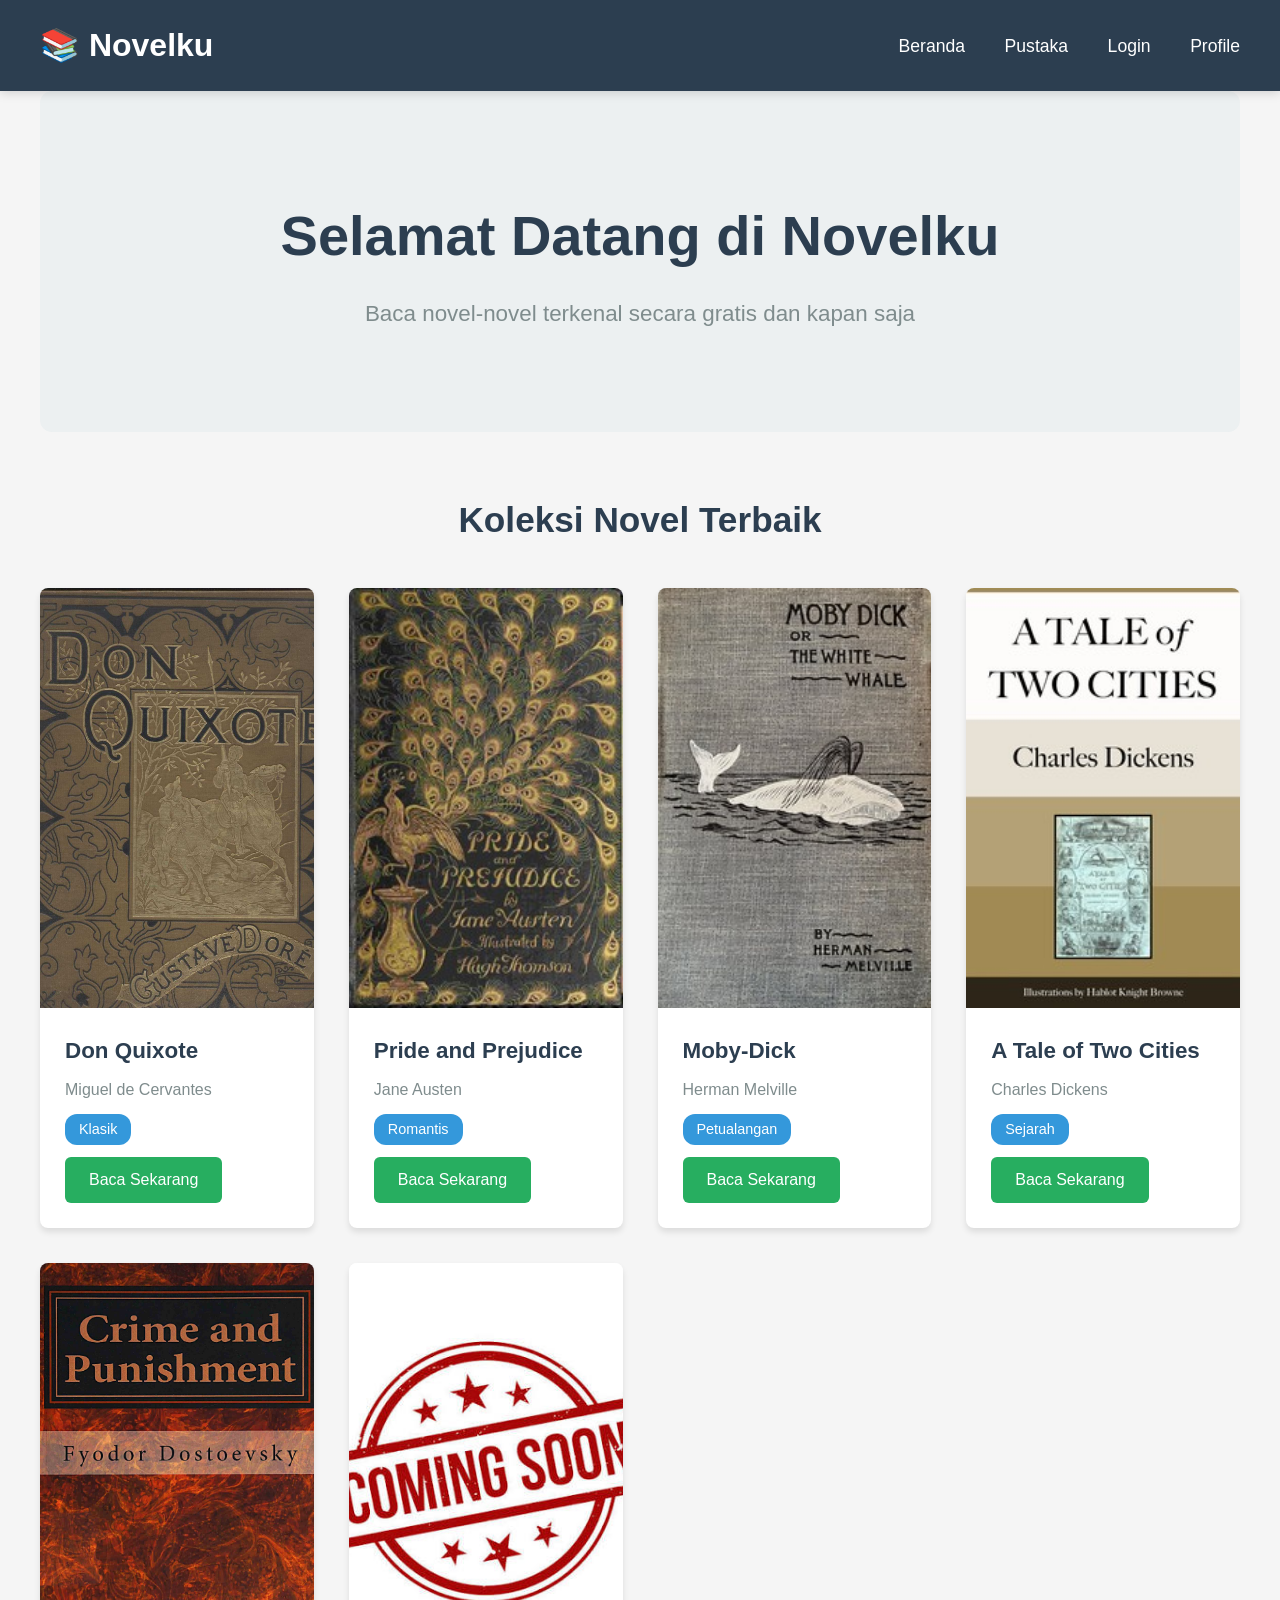
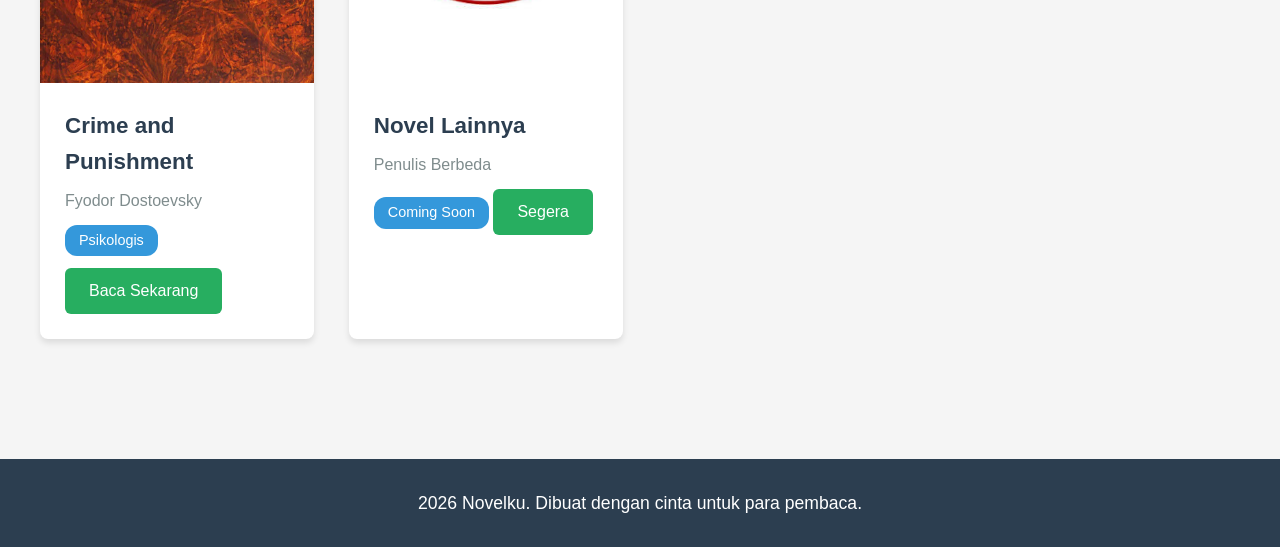
<file: index.html>
<!DOCTYPE html>
<html lang="id">
<head>
    <meta charset="UTF-8">
    <meta name="viewport" content="width=device-width, initial-scale=1.0">
    <title>Novelku</title>
    <link rel="stylesheet" href="style.css">
</head>
<body>
    <header>
        <div class="container">
            <div class="logo">📚 Novelku</div>
            <nav>
                <a href="index.html">Beranda</a>
                <a href="index buku.html">Pustaka</a>
                <a href="login.html">Login</a>
                <a href="profile.html">Profile</a>
            </nav>
        </div>
    </header>

    <main class="container">
        <section class="hero">
            <h1>Selamat Datang di Novelku</h1>
            <p>Baca novel-novel terkenal secara gratis dan kapan saja</p>
        </section>

        <section class="catalog">
            <h2>Koleksi Novel Terbaik</h2>
            <div class="book-grid">

                <div class="book-card">
                    <div class="book-cover">
                        <img src="don-quixote.jpg" alt="Don Quixote" onerror="this.src='https://via.placeholder.com/200x280/8B4513/FFFFFF?text=Don+Quixote'">
                    </div>
                    <div class="book-info">
                        <h3>Don Quixote</h3>
                        <p class="author">Miguel de Cervantes</p>
                        <span class="badge">Klasik</span>
                        <a href="1-don-quixote.html" class="btn-read">Baca Sekarang</a>
                    </div>
                </div>

                <div class="book-card">
                    <div class="book-cover">
                        <img src="pride-and-prejudice.jpg" alt="Pride and Prejudice" onerror="this.src='https://via.placeholder.com/200x280/4A5568/FFFFFF?text=Pride+and+Prejudice'">
                    </div>
                    <div class="book-info">
                        <h3>Pride and Prejudice</h3>
                        <p class="author">Jane Austen</p>
                        <span class="badge">Romantis</span>
                        <a href="2-pride-and-prejudice.html" class="btn-read">Baca Sekarang</a>
                    </div>
                </div>

                <div class="book-card">
                    <div class="book-cover">
                        <img src="moby-dick.jpg" alt="Moby-Dick" onerror="this.src='https://via.placeholder.com/200x280/2D3748/FFFFFF?text=Moby-Dick'">
                    </div>
                    <div class="book-info">
                        <h3>Moby-Dick</h3>
                        <p class="author">Herman Melville</p>
                        <span class="badge">Petualangan</span>
                        <a href="3-moby-dick.html" class="btn-read">Baca Sekarang</a>
                    </div>
                </div>

                <div class="book-card">
                    <div class="book-cover">
                        <img src="tale-of-two-cities.jpg" alt="A Tale of Two Cities" onerror="this.src='https://via.placeholder.com/200x280/1A202C/FFFFFF?text=A+Tale+of+Two+Cities'">
                    </div>
                    <div class="book-info">
                        <h3>A Tale of Two Cities</h3>
                        <p class="author">Charles Dickens</p>
                        <span class="badge">Sejarah</span>
                        <a href="4-tale-of-two-cities.html" class="btn-read">Baca Sekarang</a>
                    </div>
                </div>

                <div class="book-card">
                    <div class="book-cover">
                        <img src="crime-and-punishment.jpg" alt="Crime and Punishment" onerror="this.src='https://via.placeholder.com/200x280/2C5282/FFFFFF?text=Crime+and+Punishment'">
                    </div>
                    <div class="book-info">
                        <h3>Crime and Punishment</h3>
                        <p class="author">Fyodor Dostoevsky</p>
                        <span class="badge">Psikologis</span>
                        <a href="5-crime-and-punishment.html" class="btn-read">Baca Sekarang</a>
                    </div>
                </div>

                <div class="book-card">
                    <div class="book-cover">
                        <img src="images.jpg" alt="Buku 6" onerror="this.src='https://via.placeholder.com/200x280/2C5282/FFFFFF?text=Novel+Baru'">
                    </div>
                    <div class="book-info">
                        <h3>Novel Lainnya</h3>
                        <p class="author">Penulis Berbeda</p>
                        <span class="badge">Coming Soon</span>
                        <a href="coming-soon.html" class="btn-read">Segera</a>
                    </div>
                </div>

            </div>
        </section>
    </main>

    <footer>
        <p> 2026 Novelku. Dibuat dengan cinta untuk para pembaca.</p>
    </footer>
</body>
</html>
</file>
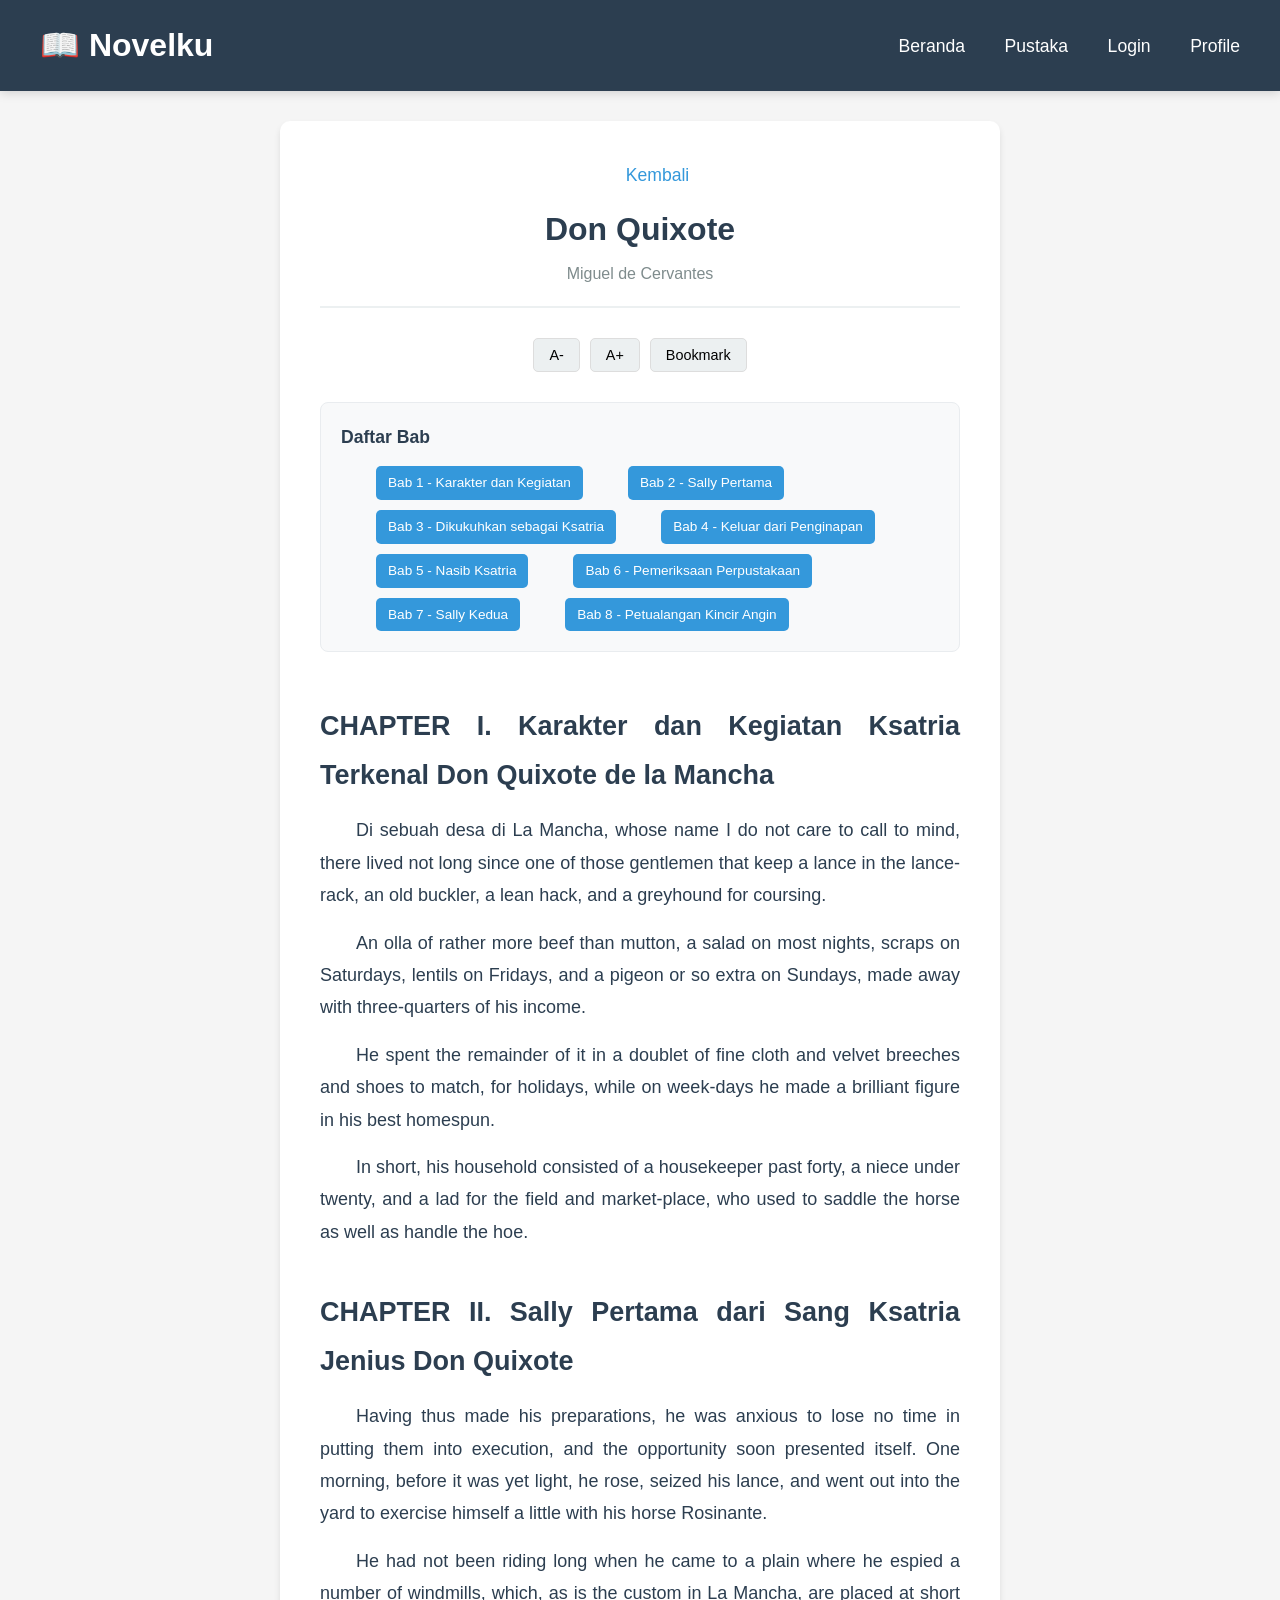
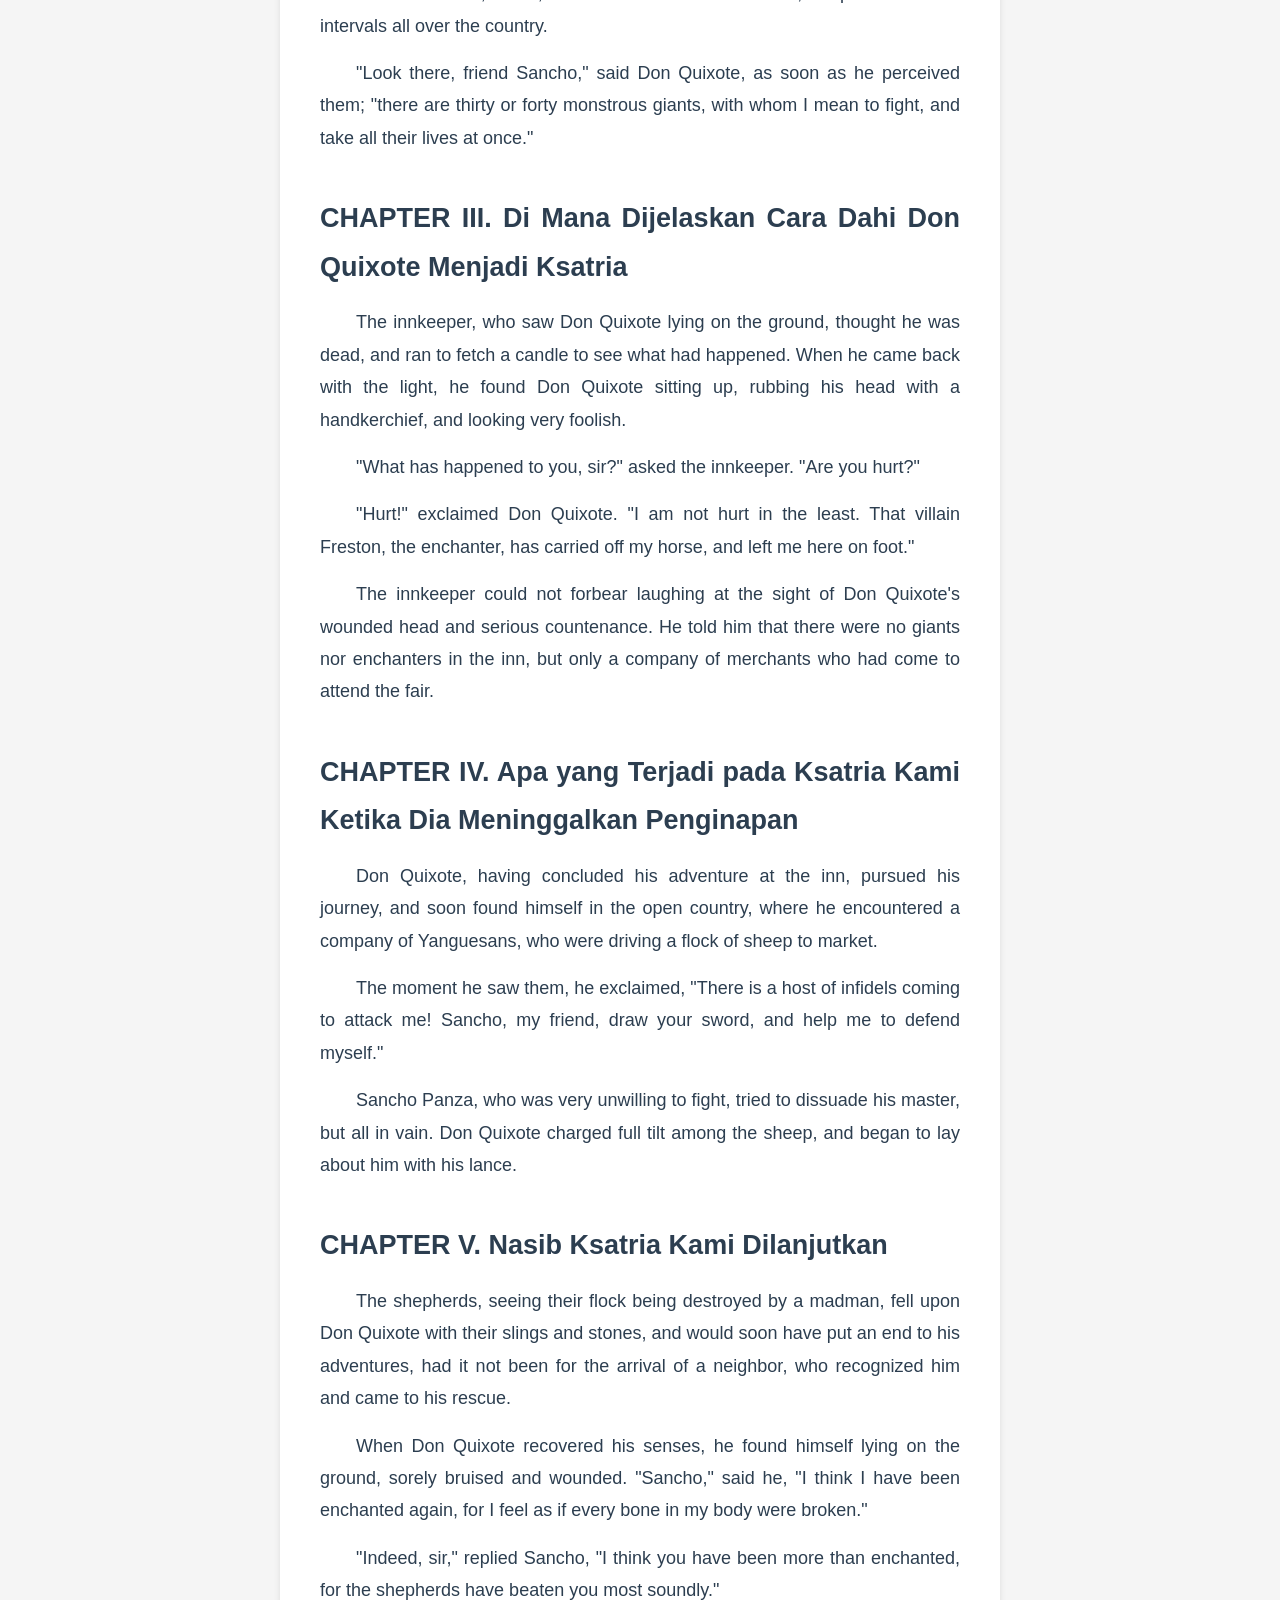
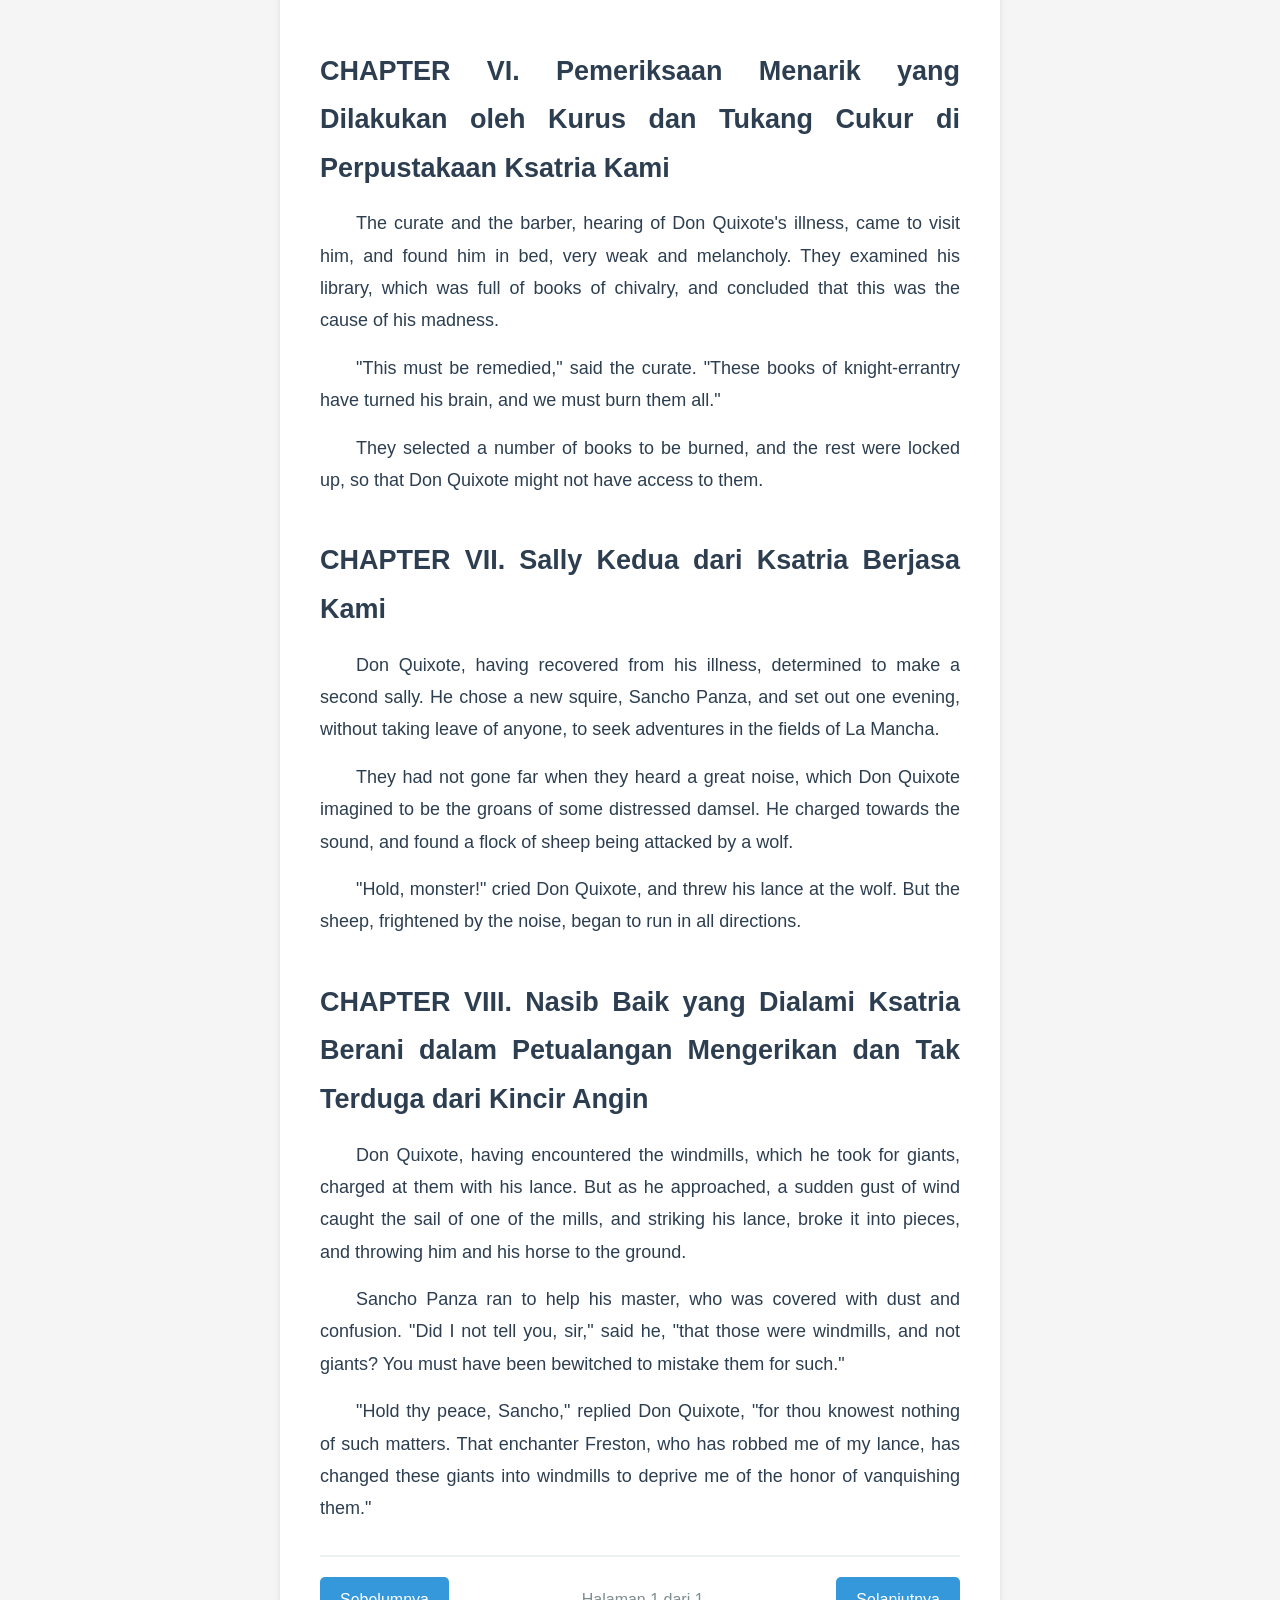
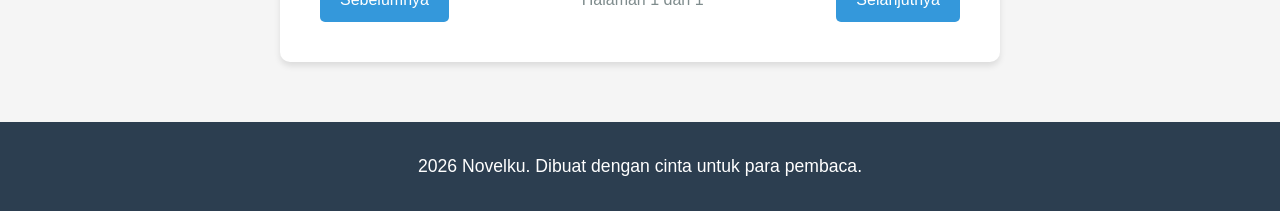
<file: 1-don-quixote.html>
﻿<!DOCTYPE html>
<html lang="id">
<head>
    <meta charset="UTF-8">
    <meta name="viewport" content="width=device-width, initial-scale=1.0">
    <title>Don Quixote - Novelku</title>
    <link rel="stylesheet" href="style.css">
</head>
<body>
    <header>
        <div class="container">
            <div class="logo">&#128214; Novelku</div>
            <nav>
                <a href="index.html">Beranda</a>
                <a href="index buku.html">Pustaka</a>
                <a href="login.html">Login</a>
                <a href="profile.html">Profile</a>
            </nav>
        </div>
    </header>

    <main class="container reader-container">
        <div class="book-reader">
            <div class="reader-header">
                <nav>
                <a href="index.html" class="back-btn">Kembali</a>
            </nav>
                <h1 id="book-title">Don Quixote</h1>
                <p id="book-author" class="book-author">Miguel de Cervantes</p>
            </div>

            <div class="reader-controls">
                <button id="font-decrease" class="btn-control">A-</button>
                <button id="font-increase" class="btn-control">A+</button>
                <button id="bookmark-btn" class="btn-control">Bookmark</button>
            </div>

            <nav class="chapter-toc">
                <h3>Daftar Bab</h3>
                <div class="chapter-list">
                    <a href="#chapter-1">Bab 1 - Karakter dan Kegiatan</a>
                    <a href="#chapter-2">Bab 2 - Sally Pertama</a>
                    <a href="#chapter-3">Bab 3 - Dikukuhkan sebagai Ksatria</a>
                    <a href="#chapter-4">Bab 4 - Keluar dari Penginapan</a>
                    <a href="#chapter-5">Bab 5 - Nasib Ksatria</a>
                    <a href="#chapter-6">Bab 6 - Pemeriksaan Perpustakaan</a>
                    <a href="#chapter-7">Bab 7 - Sally Kedua</a>
                    <a href="#chapter-8">Bab 8 - Petualangan Kincir Angin</a>
                </div>
            </nav>

            <article class="book-content" id="book-content">
                <h2 id="chapter-1">CHAPTER I. Karakter dan Kegiatan Ksatria Terkenal Don Quixote de la Mancha</h2>
                <p>Di sebuah desa di La Mancha, whose name I do not care to call to mind, there lived not long since one of those gentlemen that keep a lance in the lance-rack, an old buckler, a lean hack, and a greyhound for coursing.</p>
                <p>An olla of rather more beef than mutton, a salad on most nights, scraps on Saturdays, lentils on Fridays, and a pigeon or so extra on Sundays, made away with three-quarters of his income.</p>
                <p>He spent the remainder of it in a doublet of fine cloth and velvet breeches and shoes to match, for holidays, while on week-days he made a brilliant figure in his best homespun.</p>
                <p>In short, his household consisted of a housekeeper past forty, a niece under twenty, and a lad for the field and market-place, who used to saddle the horse as well as handle the hoe.</p>

                <h2 id="chapter-2">CHAPTER II. Sally Pertama dari Sang Ksatria Jenius Don Quixote</h2>
                <p>Having thus made his preparations, he was anxious to lose no time in putting them into execution, and the opportunity soon presented itself. One morning, before it was yet light, he rose, seized his lance, and went out into the yard to exercise himself a little with his horse Rosinante.</p>
                <p>He had not been riding long when he came to a plain where he espied a number of windmills, which, as is the custom in La Mancha, are placed at short intervals all over the country.</p>
                <p>"Look there, friend Sancho," said Don Quixote, as soon as he perceived them; "there are thirty or forty monstrous giants, with whom I mean to fight, and take all their lives at once."</p>

                <h2 id="chapter-3">CHAPTER III. Di Mana Dijelaskan Cara Dahi Don Quixote Menjadi Ksatria</h2>
                <p>The innkeeper, who saw Don Quixote lying on the ground, thought he was dead, and ran to fetch a candle to see what had happened. When he came back with the light, he found Don Quixote sitting up, rubbing his head with a handkerchief, and looking very foolish.</p>
                <p>"What has happened to you, sir?" asked the innkeeper. "Are you hurt?"</p>
                <p>"Hurt!" exclaimed Don Quixote. "I am not hurt in the least. That villain Freston, the enchanter, has carried off my horse, and left me here on foot."</p>
                <p>The innkeeper could not forbear laughing at the sight of Don Quixote's wounded head and serious countenance. He told him that there were no giants nor enchanters in the inn, but only a company of merchants who had come to attend the fair.</p>

                <h2 id="chapter-4">CHAPTER IV. Apa yang Terjadi pada Ksatria Kami Ketika Dia Meninggalkan Penginapan</h2>
                <p>Don Quixote, having concluded his adventure at the inn, pursued his journey, and soon found himself in the open country, where he encountered a company of Yanguesans, who were driving a flock of sheep to market.</p>
                <p>The moment he saw them, he exclaimed, "There is a host of infidels coming to attack me! Sancho, my friend, draw your sword, and help me to defend myself."</p>
                <p>Sancho Panza, who was very unwilling to fight, tried to dissuade his master, but all in vain. Don Quixote charged full tilt among the sheep, and began to lay about him with his lance.</p>

                <h2 id="chapter-5">CHAPTER V. Nasib Ksatria Kami Dilanjutkan</h2>
                <p>The shepherds, seeing their flock being destroyed by a madman, fell upon Don Quixote with their slings and stones, and would soon have put an end to his adventures, had it not been for the arrival of a neighbor, who recognized him and came to his rescue.</p>
                <p>When Don Quixote recovered his senses, he found himself lying on the ground, sorely bruised and wounded. "Sancho," said he, "I think I have been enchanted again, for I feel as if every bone in my body were broken."</p>
                <p>"Indeed, sir," replied Sancho, "I think you have been more than enchanted, for the shepherds have beaten you most soundly."</p>

                <h2 id="chapter-6">CHAPTER VI. Pemeriksaan Menarik yang Dilakukan oleh Kurus dan Tukang Cukur di Perpustakaan Ksatria Kami</h2>
                <p>The curate and the barber, hearing of Don Quixote's illness, came to visit him, and found him in bed, very weak and melancholy. They examined his library, which was full of books of chivalry, and concluded that this was the cause of his madness.</p>
                <p>"This must be remedied," said the curate. "These books of knight-errantry have turned his brain, and we must burn them all."</p>
                <p>They selected a number of books to be burned, and the rest were locked up, so that Don Quixote might not have access to them.</p>

                <h2 id="chapter-7">CHAPTER VII. Sally Kedua dari Ksatria Berjasa Kami</h2>
                <p>Don Quixote, having recovered from his illness, determined to make a second sally. He chose a new squire, Sancho Panza, and set out one evening, without taking leave of anyone, to seek adventures in the fields of La Mancha.</p>
                <p>They had not gone far when they heard a great noise, which Don Quixote imagined to be the groans of some distressed damsel. He charged towards the sound, and found a flock of sheep being attacked by a wolf.</p>
                <p>"Hold, monster!" cried Don Quixote, and threw his lance at the wolf. But the sheep, frightened by the noise, began to run in all directions.</p>

                <h2 id="chapter-8">CHAPTER VIII. Nasib Baik yang Dialami Ksatria Berani dalam Petualangan Mengerikan dan Tak Terduga dari Kincir Angin</h2>
                <p>Don Quixote, having encountered the windmills, which he took for giants, charged at them with his lance. But as he approached, a sudden gust of wind caught the sail of one of the mills, and striking his lance, broke it into pieces, and throwing him and his horse to the ground.</p>
                <p>Sancho Panza ran to help his master, who was covered with dust and confusion. "Did I not tell you, sir," said he, "that those were windmills, and not giants? You must have been bewitched to mistake them for such."</p>
                <p>"Hold thy peace, Sancho," replied Don Quixote, "for thou knowest nothing of such matters. That enchanter Freston, who has robbed me of my lance, has changed these giants into windmills to deprive me of the honor of vanquishing them."</p>
            </article>

            <div class="reader-navigation">
                <a href="#" class="nav-btn">Sebelumnya</a>
                <span class="page-indicator">Halaman 1 dari 1</span>
                <a href="#" class="nav-btn">Selanjutnya</a>
            </div>
        </div>
    </main>

    <footer>
        <p> 2026 Novelku. Dibuat dengan cinta untuk para pembaca.</p>
    </footer>

    <script>
        let fontSize = 18;
        document.getElementById('font-increase').addEventListener('click', () => {
            fontSize = Math.min(fontSize + 2, 28);
            document.getElementById('book-content').style.fontSize = fontSize + 'px';
        });
        document.getElementById('font-decrease').addEventListener('click', () => {
            fontSize = Math.max(fontSize - 2, 12);
            document.getElementById('book-content').style.fontSize = fontSize + 'px';
        });
        document.getElementById('bookmark-btn').addEventListener('click', () => {
            alert('Bookmark disimpan!');
        });
    </script>
</body>
</html>
</file>
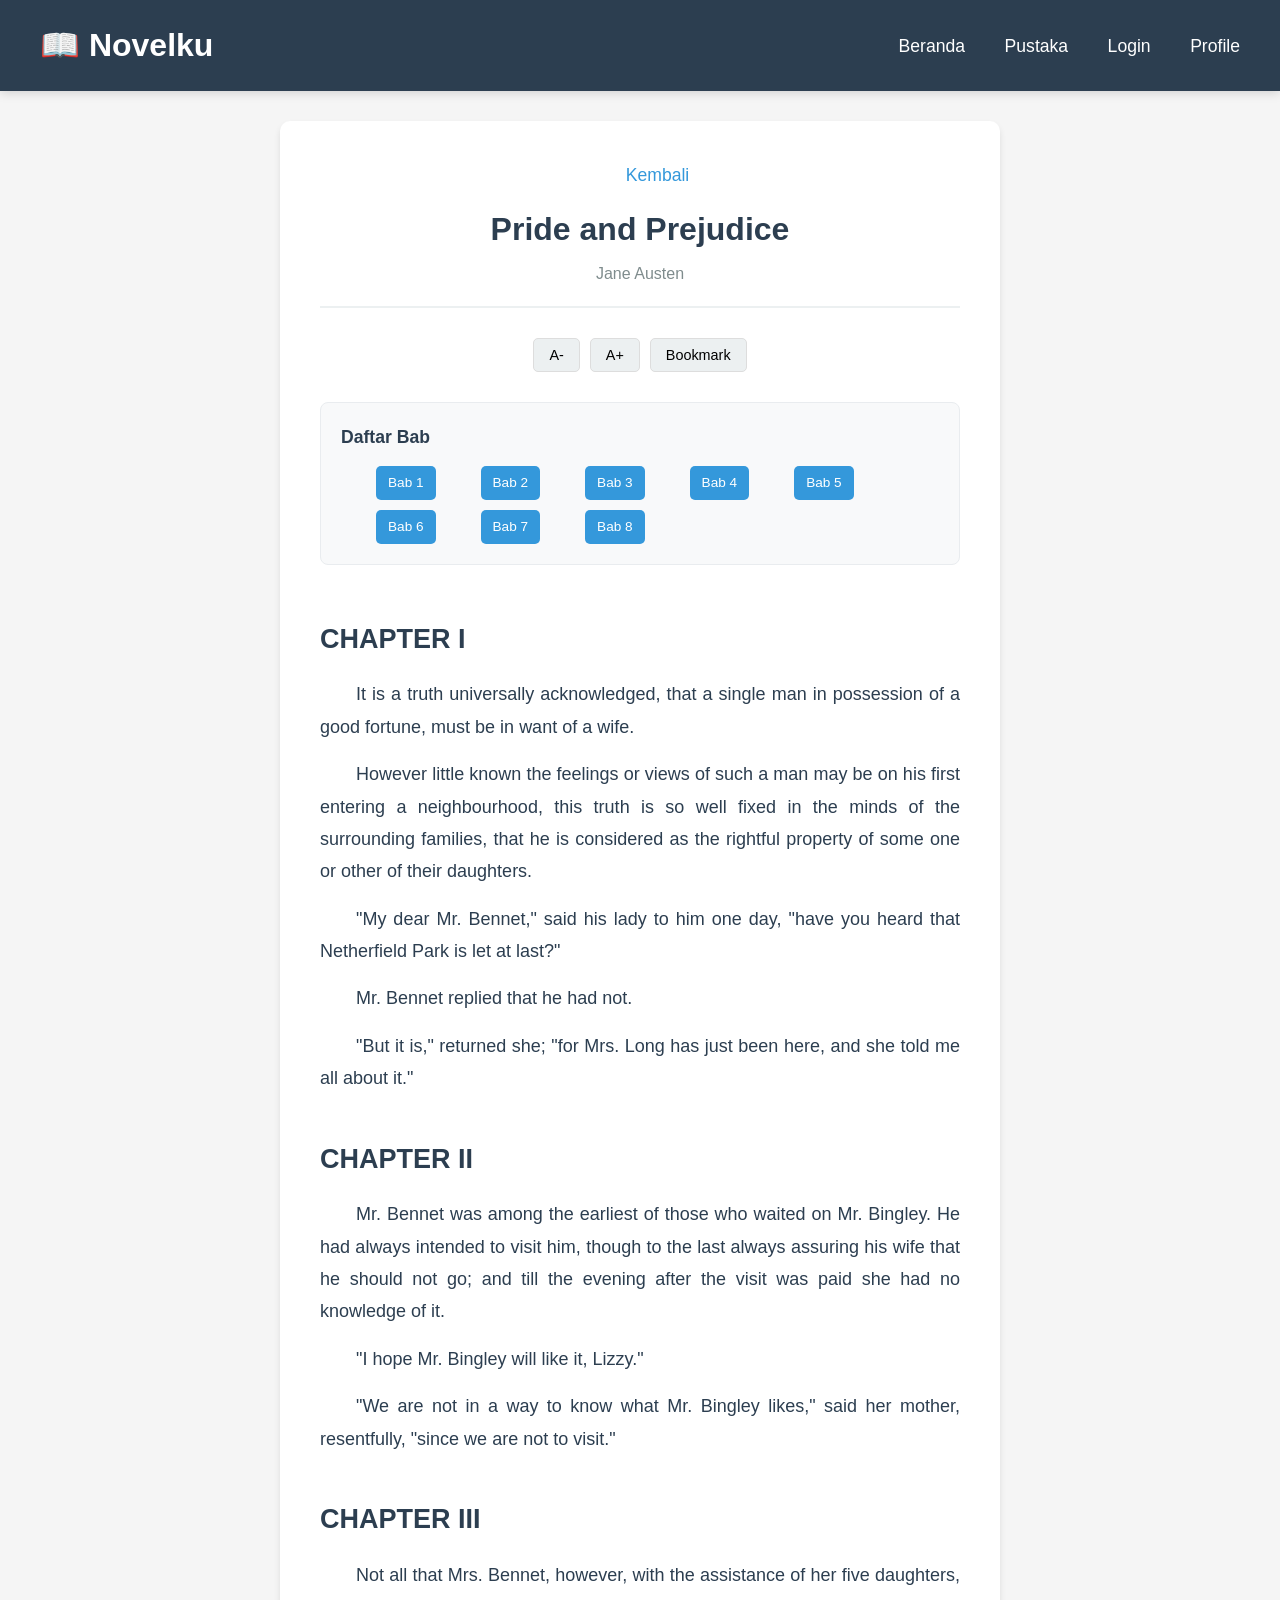
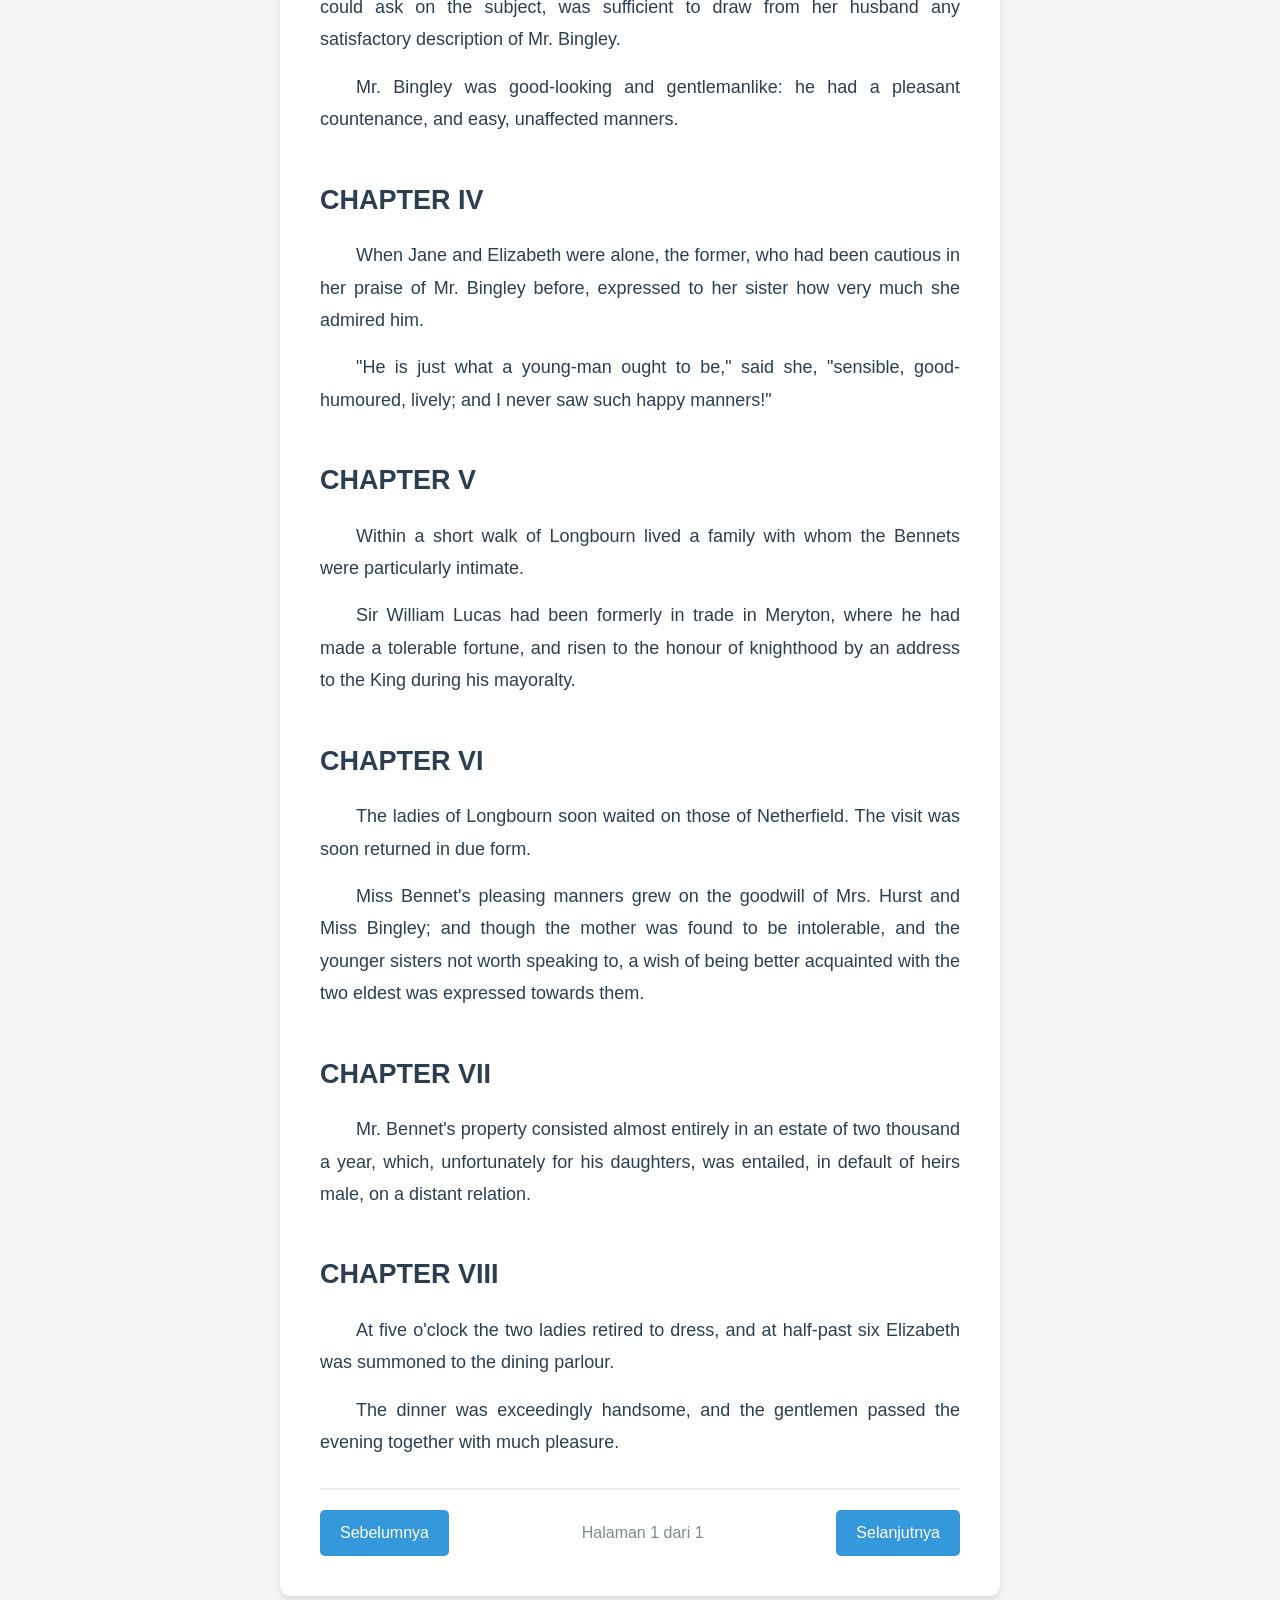
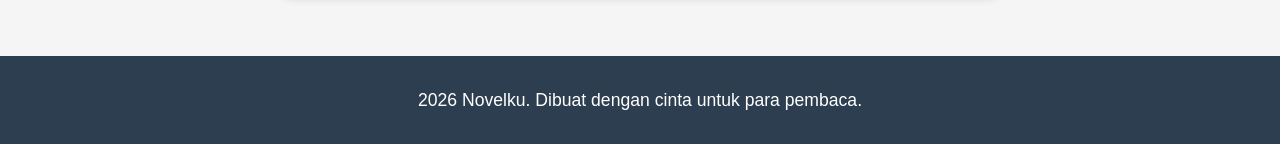
<file: 2-pride-and-prejudice.html>
﻿<!DOCTYPE html>
<html lang="id">
<head>
    <meta charset="UTF-8">
    <meta name="viewport" content="width=device-width, initial-scale=1.0">
    <title>Pride and Prejudice - Novelku</title>
    <link rel="stylesheet" href="style.css">
</head>
<body>
    <header>
        <div class="container">
            <div class="logo">&#128214; Novelku</div>
            <nav>
                <a href="index.html">Beranda</a>
                <a href="index buku.html">Pustaka</a>
                <a href="login.html">Login</a>
                <a href="profile.html">Profile</a>
            </nav>
        </div>
    </header>

    <main class="container reader-container">
        <div class="book-reader">
            <div class="reader-header">
                <nav>
                <a href="index buku.html" class="back-btn">Kembali</a>
            </nav>
                <h1 id="book-title">Pride and Prejudice</h1>
                <p id="book-author" class="book-author">Jane Austen</p>
            </div>

            <div class="reader-controls">
                <button id="font-decrease" class="btn-control">A-</button>
                <button id="font-increase" class="btn-control">A+</button>
                <button id="bookmark-btn" class="btn-control">Bookmark</button>
            </div>

            <nav class="chapter-toc">
                <h3>Daftar Bab</h3>
                <div class="chapter-list">
                    <a href="#chapter-1">Bab 1</a>
                    <a href="#chapter-2">Bab 2</a>
                    <a href="#chapter-3">Bab 3</a>
                    <a href="#chapter-4">Bab 4</a>
                    <a href="#chapter-5">Bab 5</a>
                    <a href="#chapter-6">Bab 6</a>
                    <a href="#chapter-7">Bab 7</a>
                    <a href="#chapter-8">Bab 8</a>
                </div>
            </nav>

            <article class="book-content" id="book-content">
                <h2 id="chapter-1">CHAPTER I</h2>
                <p>It is a truth universally acknowledged, that a single man in possession of a good fortune, must be in want of a wife.</p>
                <p>However little known the feelings or views of such a man may be on his first entering a neighbourhood, this truth is so well fixed in the minds of the surrounding families, that he is considered as the rightful property of some one or other of their daughters.</p>
                <p>"My dear Mr. Bennet," said his lady to him one day, "have you heard that Netherfield Park is let at last?"</p>
                <p>Mr. Bennet replied that he had not.</p>
                <p>"But it is," returned she; "for Mrs. Long has just been here, and she told me all about it."</p>

                <h2 id="chapter-2">CHAPTER II</h2>
                <p>Mr. Bennet was among the earliest of those who waited on Mr. Bingley. He had always intended to visit him, though to the last always assuring his wife that he should not go; and till the evening after the visit was paid she had no knowledge of it.</p>
                <p>"I hope Mr. Bingley will like it, Lizzy."</p>
                <p>"We are not in a way to know what Mr. Bingley likes," said her mother, resentfully, "since we are not to visit."</p>

                <h2 id="chapter-3">CHAPTER III</h2>
                <p>Not all that Mrs. Bennet, however, with the assistance of her five daughters, could ask on the subject, was sufficient to draw from her husband any satisfactory description of Mr. Bingley.</p>
                <p>Mr. Bingley was good-looking and gentlemanlike: he had a pleasant countenance, and easy, unaffected manners.</p>

                <h2 id="chapter-4">CHAPTER IV</h2>
                <p>When Jane and Elizabeth were alone, the former, who had been cautious in her praise of Mr. Bingley before, expressed to her sister how very much she admired him.</p>
                <p>"He is just what a young-man ought to be," said she, "sensible, good-humoured, lively; and I never saw such happy manners!"</p>

                <h2 id="chapter-5">CHAPTER V</h2>
                <p>Within a short walk of Longbourn lived a family with whom the Bennets were particularly intimate.</p>
                <p>Sir William Lucas had been formerly in trade in Meryton, where he had made a tolerable fortune, and risen to the honour of knighthood by an address to the King during his mayoralty.</p>

                <h2 id="chapter-6">CHAPTER VI</h2>
                <p>The ladies of Longbourn soon waited on those of Netherfield. The visit was soon returned in due form.</p>
                <p>Miss Bennet's pleasing manners grew on the goodwill of Mrs. Hurst and Miss Bingley; and though the mother was found to be intolerable, and the younger sisters not worth speaking to, a wish of being better acquainted with the two eldest was expressed towards them.</p>

                <h2 id="chapter-7">CHAPTER VII</h2>
                <p>Mr. Bennet's property consisted almost entirely in an estate of two thousand a year, which, unfortunately for his daughters, was entailed, in default of heirs male, on a distant relation.</p>

                <h2 id="chapter-8">CHAPTER VIII</h2>
                <p>At five o'clock the two ladies retired to dress, and at half-past six Elizabeth was summoned to the dining parlour.</p>
                <p>The dinner was exceedingly handsome, and the gentlemen passed the evening together with much pleasure.</p>
            </article>

            <div class="reader-navigation">
                <a href="#" class="nav-btn">Sebelumnya</a>
                <span class="page-indicator">Halaman 1 dari 1</span>
                <a href="#" class="nav-btn">Selanjutnya</a>
            </div>
        </div>
    </main>

    <footer>
        <p> 2026 Novelku. Dibuat dengan cinta untuk para pembaca.</p>
    </footer>

    <script>
        let fontSize = 18;
        document.getElementById('font-increase').addEventListener('click', () => {
            fontSize = Math.min(fontSize + 2, 28);
            document.getElementById('book-content').style.fontSize = fontSize + 'px';
        });
        document.getElementById('font-decrease').addEventListener('click', () => {
            fontSize = Math.max(fontSize - 2, 12);
            document.getElementById('book-content').style.fontSize = fontSize + 'px';
        });
        document.getElementById('bookmark-btn').addEventListener('click', () => {
            alert('Bookmark disimpan!');
        });
    </script>
</body>
</html>
</file>
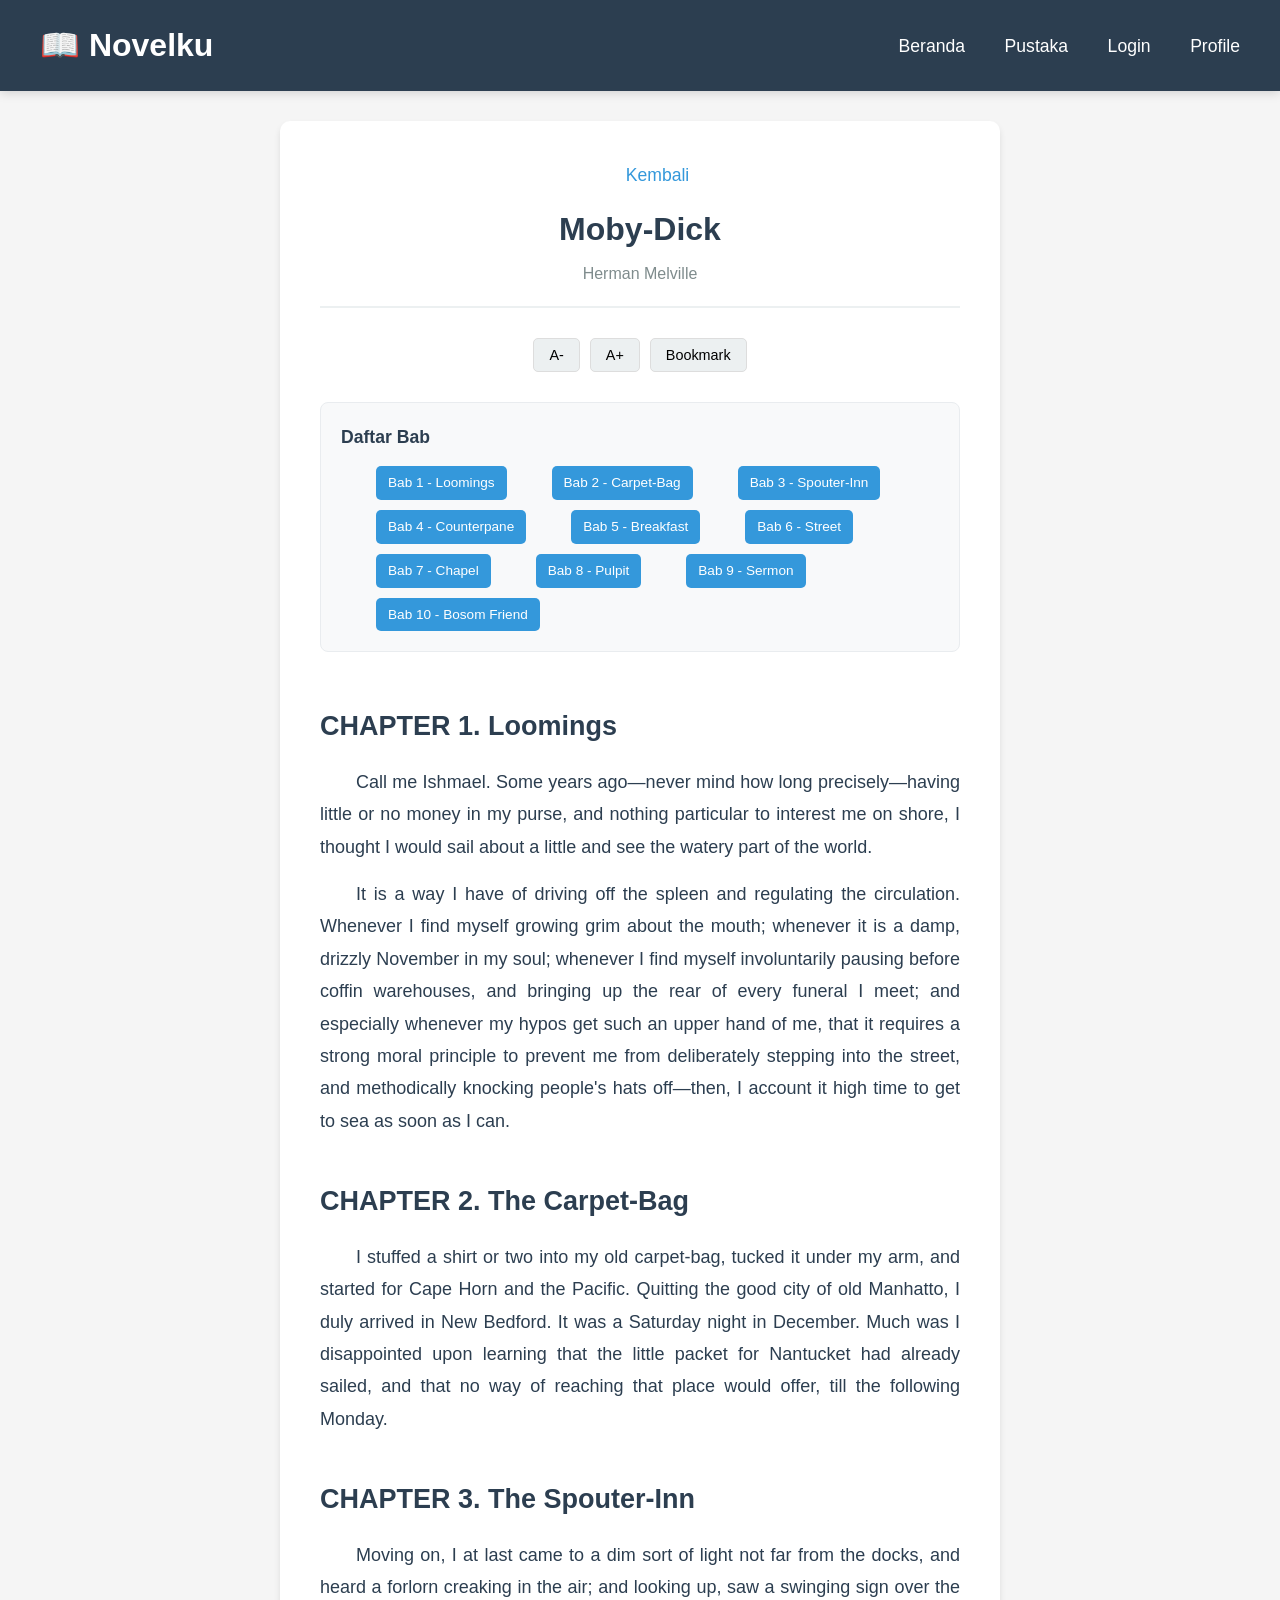
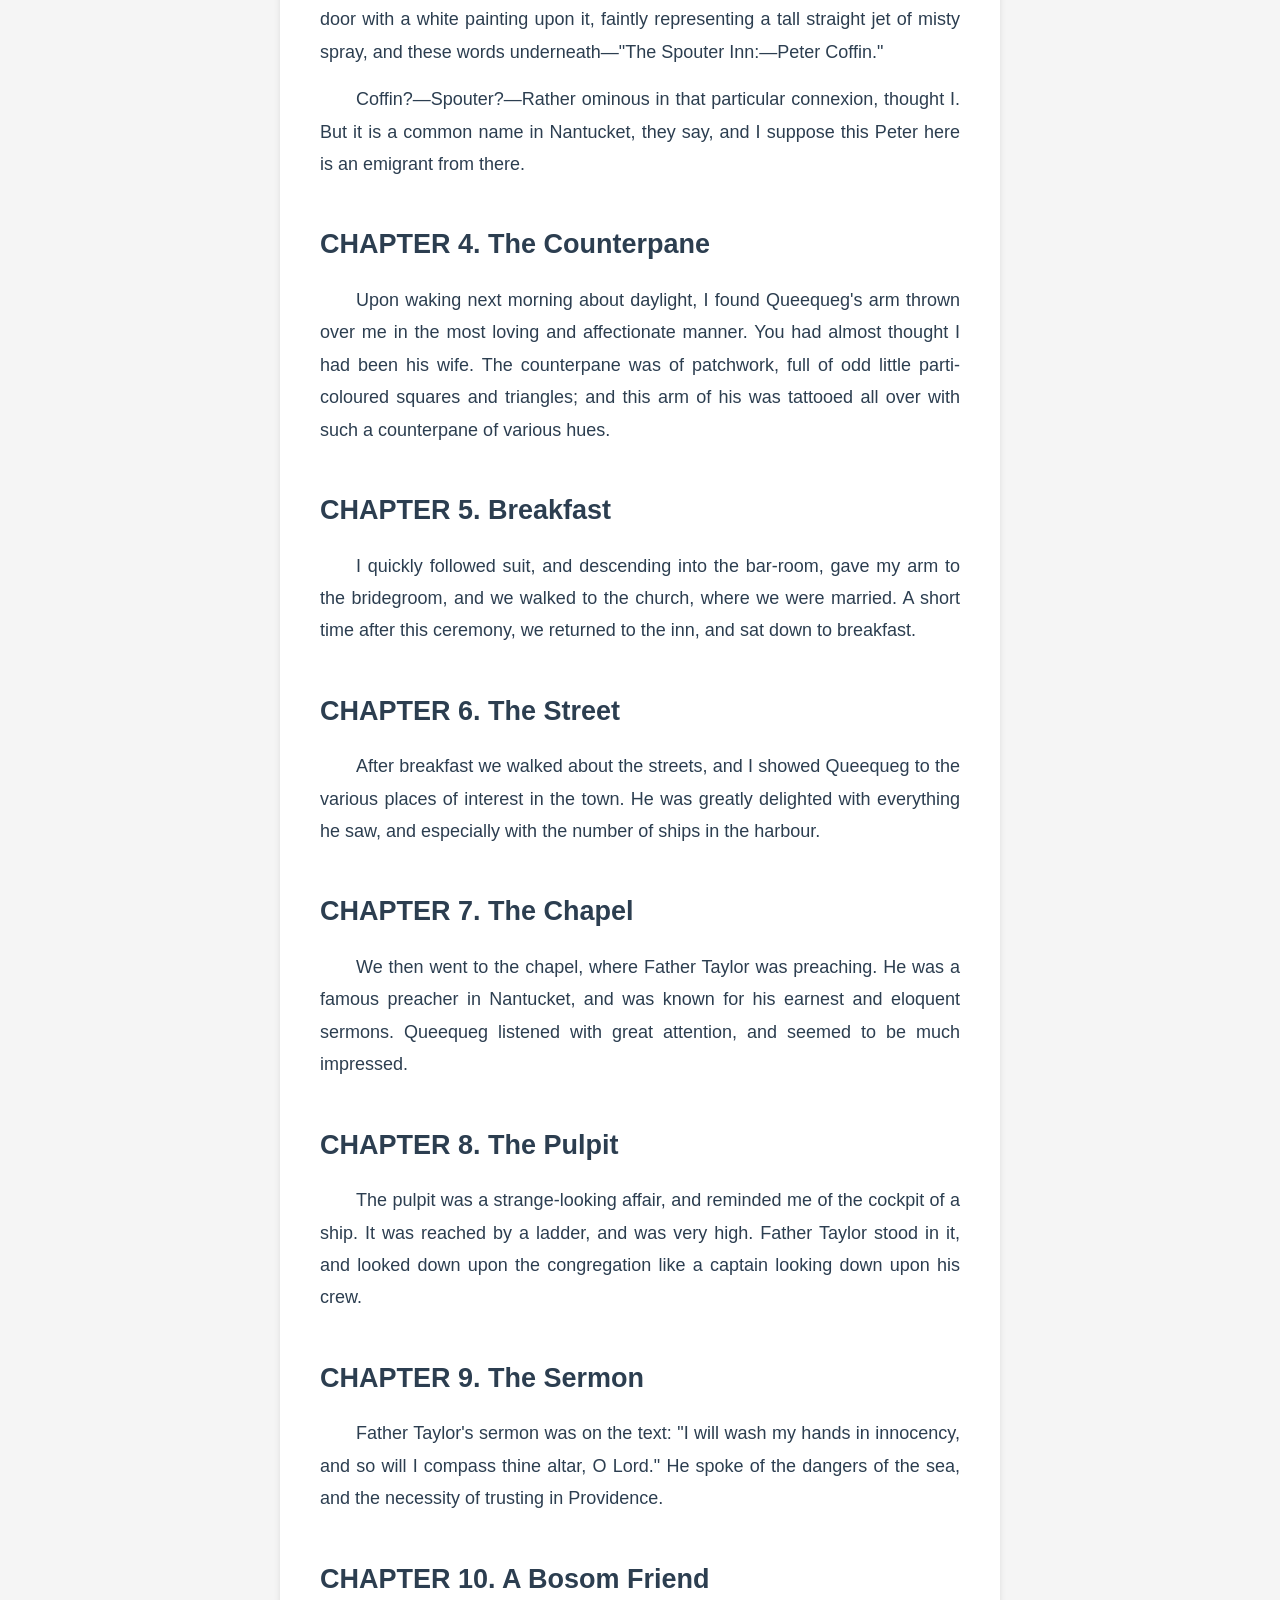
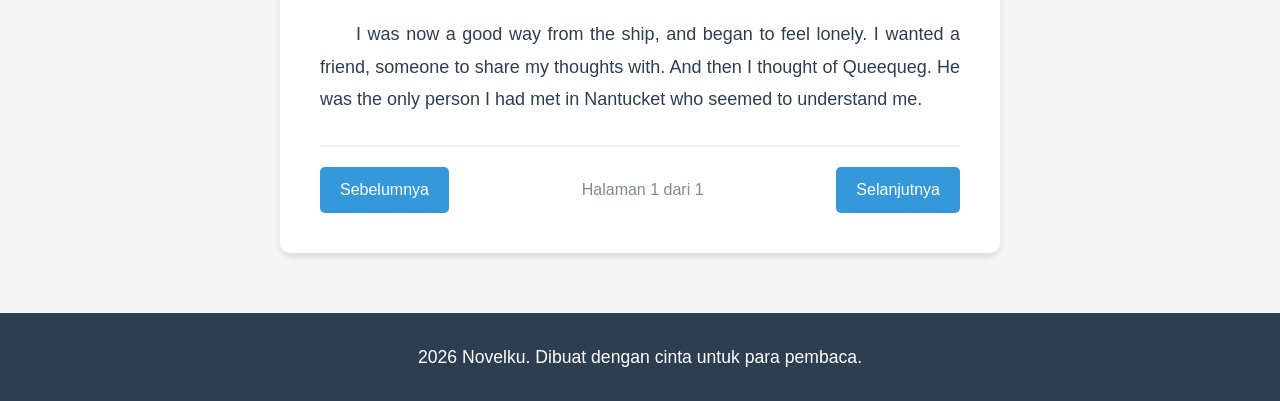
<file: 3-moby-dick.html>
﻿<!DOCTYPE html>
<html lang="id">
<head>
    <meta charset="UTF-8">
    <meta name="viewport" content="width=device-width, initial-scale=1.0">
    <title>Moby-Dick - Novelku</title>
    <link rel="stylesheet" href="style.css">
</head>
<body>
    <header>
        <div class="container">
            <div class="logo">&#128214; Novelku</div>
            <nav>
                <a href="index.html">Beranda</a>
                <a href="index buku.html">Pustaka</a>
                <a href="login.html">Login</a>
                <a href="profile.html">Profile</a>
            </nav>
        </div>
    </header>

    <main class="container reader-container">
        <div class="book-reader">
            <div class="reader-header">
             <nav>
                <a href="index buku.html" class="back-btn">Kembali</a>
            </nav>
                <h1 id="book-title">Moby-Dick</h1>
                <p id="book-author" class="book-author">Herman Melville</p>
            </div>

            <div class="reader-controls">
                <button id="font-decrease" class="btn-control">A-</button>
                <button id="font-increase" class="btn-control">A+</button>
                <button id="bookmark-btn" class="btn-control">Bookmark</button>
            </div>

            <nav class="chapter-toc">
                <h3>Daftar Bab</h3>
                <div class="chapter-list">
                    <a href="#chapter-1">Bab 1 - Loomings</a>
                    <a href="#chapter-2">Bab 2 - Carpet-Bag</a>
                    <a href="#chapter-3">Bab 3 - Spouter-Inn</a>
                    <a href="#chapter-4">Bab 4 - Counterpane</a>
                    <a href="#chapter-5">Bab 5 - Breakfast</a>
                    <a href="#chapter-6">Bab 6 - Street</a>
                    <a href="#chapter-7">Bab 7 - Chapel</a>
                    <a href="#chapter-8">Bab 8 - Pulpit</a>
                    <a href="#chapter-9">Bab 9 - Sermon</a>
                    <a href="#chapter-10">Bab 10 - Bosom Friend</a>
                </div>
            </nav>

            <article class="book-content" id="book-content">
                <h2 id="chapter-1">CHAPTER 1. Loomings</h2>
                <p>Call me Ishmael. Some years ago—never mind how long precisely—having little or no money in my purse, and nothing particular to interest me on shore, I thought I would sail about a little and see the watery part of the world.</p>
                <p>It is a way I have of driving off the spleen and regulating the circulation. Whenever I find myself growing grim about the mouth; whenever it is a damp, drizzly November in my soul; whenever I find myself involuntarily pausing before coffin warehouses, and bringing up the rear of every funeral I meet; and especially whenever my hypos get such an upper hand of me, that it requires a strong moral principle to prevent me from deliberately stepping into the street, and methodically knocking people's hats off—then, I account it high time to get to sea as soon as I can.</p>

                <h2 id="chapter-2">CHAPTER 2. The Carpet-Bag</h2>
                <p>I stuffed a shirt or two into my old carpet-bag, tucked it under my arm, and started for Cape Horn and the Pacific. Quitting the good city of old Manhatto, I duly arrived in New Bedford. It was a Saturday night in December. Much was I disappointed upon learning that the little packet for Nantucket had already sailed, and that no way of reaching that place would offer, till the following Monday.</p>

                <h2 id="chapter-3">CHAPTER 3. The Spouter-Inn</h2>
                <p>Moving on, I at last came to a dim sort of light not far from the docks, and heard a forlorn creaking in the air; and looking up, saw a swinging sign over the door with a white painting upon it, faintly representing a tall straight jet of misty spray, and these words underneath—"The Spouter Inn:—Peter Coffin."</p>
                <p>Coffin?—Spouter?—Rather ominous in that particular connexion, thought I. But it is a common name in Nantucket, they say, and I suppose this Peter here is an emigrant from there.</p>

                <h2 id="chapter-4">CHAPTER 4. The Counterpane</h2>
                <p>Upon waking next morning about daylight, I found Queequeg's arm thrown over me in the most loving and affectionate manner. You had almost thought I had been his wife. The counterpane was of patchwork, full of odd little parti-coloured squares and triangles; and this arm of his was tattooed all over with such a counterpane of various hues.</p>

                <h2 id="chapter-5">CHAPTER 5. Breakfast</h2>
                <p>I quickly followed suit, and descending into the bar-room, gave my arm to the bridegroom, and we walked to the church, where we were married. A short time after this ceremony, we returned to the inn, and sat down to breakfast.</p>

                <h2 id="chapter-6">CHAPTER 6. The Street</h2>
                <p>After breakfast we walked about the streets, and I showed Queequeg to the various places of interest in the town. He was greatly delighted with everything he saw, and especially with the number of ships in the harbour.</p>

                <h2 id="chapter-7">CHAPTER 7. The Chapel</h2>
                <p>We then went to the chapel, where Father Taylor was preaching. He was a famous preacher in Nantucket, and was known for his earnest and eloquent sermons. Queequeg listened with great attention, and seemed to be much impressed.</p>

                <h2 id="chapter-8">CHAPTER 8. The Pulpit</h2>
                <p>The pulpit was a strange-looking affair, and reminded me of the cockpit of a ship. It was reached by a ladder, and was very high. Father Taylor stood in it, and looked down upon the congregation like a captain looking down upon his crew.</p>

                <h2 id="chapter-9">CHAPTER 9. The Sermon</h2>
                <p>Father Taylor's sermon was on the text: "I will wash my hands in innocency, and so will I compass thine altar, O Lord." He spoke of the dangers of the sea, and the necessity of trusting in Providence.</p>

                <h2 id="chapter-10">CHAPTER 10. A Bosom Friend</h2>
                <p>I was now a good way from the ship, and began to feel lonely. I wanted a friend, someone to share my thoughts with. And then I thought of Queequeg. He was the only person I had met in Nantucket who seemed to understand me.</p>
            </article>

            <div class="reader-navigation">
                <a href="#" class="nav-btn">Sebelumnya</a>
                <span class="page-indicator">Halaman 1 dari 1</span>
                <a href="#" class="nav-btn">Selanjutnya</a>
            </div>
        </div>
    </main>

    <footer>
        <p> 2026 Novelku. Dibuat dengan cinta untuk para pembaca.</p>
    </footer>

    <script>
        let fontSize = 18;
        document.getElementById('font-increase').addEventListener('click', () => {
            fontSize = Math.min(fontSize + 2, 28);
            document.getElementById('book-content').style.fontSize = fontSize + 'px';
        });
        document.getElementById('font-decrease').addEventListener('click', () => {
            fontSize = Math.max(fontSize - 2, 12);
            document.getElementById('book-content').style.fontSize = fontSize + 'px';
        });
        document.getElementById('bookmark-btn').addEventListener('click', () => {
            alert('Bookmark disimpan!');
        });
    </script>
</body>
</html>
</file>
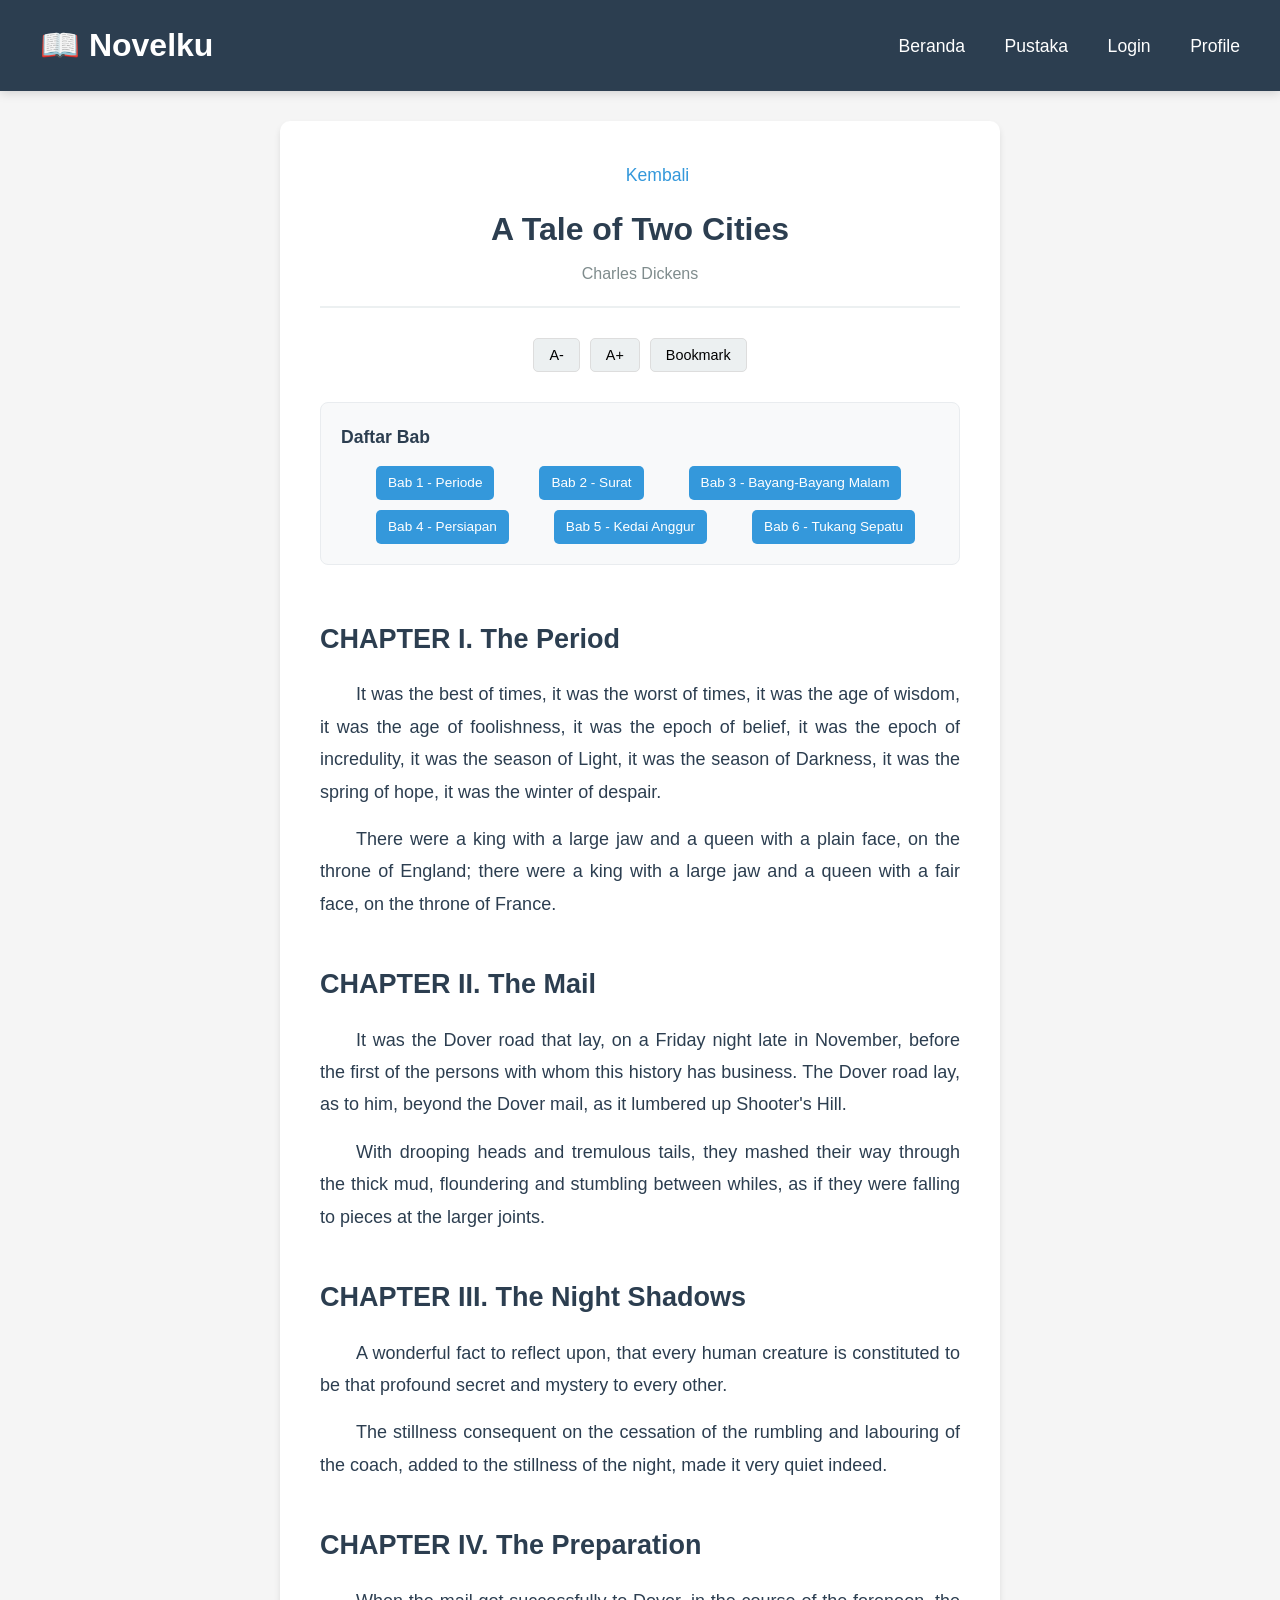
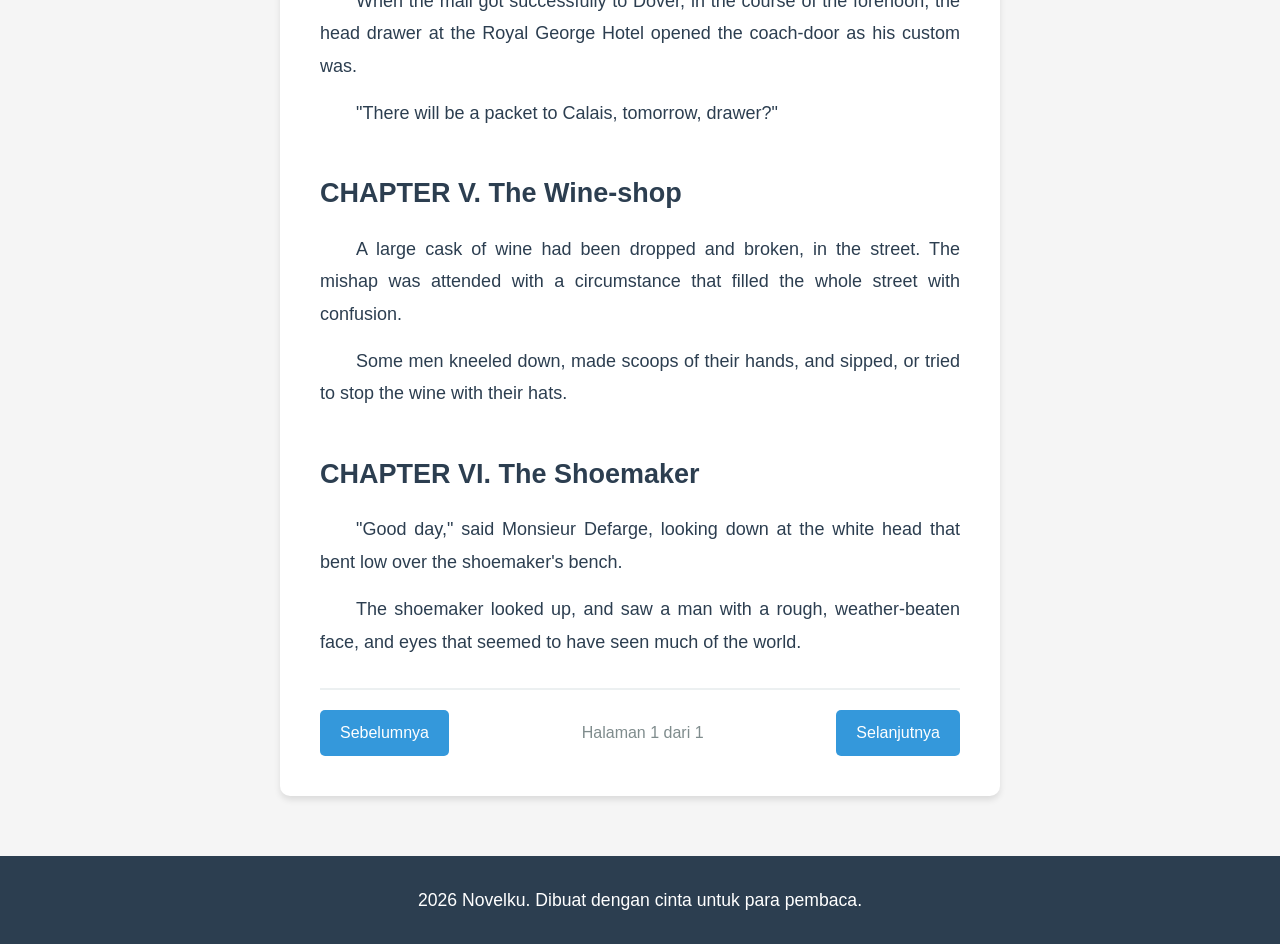
<file: 4-tale-of-two-cities.html>
﻿<!DOCTYPE html>
<html lang="id">
<head>
    <meta charset="UTF-8">
    <meta name="viewport" content="width=device-width, initial-scale=1.0">
    <title>A Tale of Two Cities - Novelku</title>
    <link rel="stylesheet" href="style.css">
</head>
<body>
    <header>
        <div class="container">
            <div class="logo">&#128214; Novelku</div>
            <nav>
                <a href="index.html">Beranda</a>
                <a href="index buku.html">Pustaka</a>
                <a href="login.html">Login</a>
                <a href="profile.html">Profile</a>
            </nav>
        </div>
    </header>

    <main class="container reader-container">
        <div class="book-reader">
            <div class="reader-header">
              <nav>
                <a href="index buku.html" class="back-btn">Kembali</a>
            </nav>
                <h1 id="book-title">A Tale of Two Cities</h1>
                <p id="book-author" class="book-author">Charles Dickens</p>
            </div>

            <div class="reader-controls">
                <button id="font-decrease" class="btn-control">A-</button>
                <button id="font-increase" class="btn-control">A+</button>
                <button id="bookmark-btn" class="btn-control">Bookmark</button>
            </div>

            <nav class="chapter-toc">
                <h3>Daftar Bab</h3>
                <div class="chapter-list">
                    <a href="#chapter-1">Bab 1 - Periode</a>
                    <a href="#chapter-2">Bab 2 - Surat</a>
                    <a href="#chapter-3">Bab 3 - Bayang-Bayang Malam</a>
                    <a href="#chapter-4">Bab 4 - Persiapan</a>
                    <a href="#chapter-5">Bab 5 - Kedai Anggur</a>
                    <a href="#chapter-6">Bab 6 - Tukang Sepatu</a>
                </div>
            </nav>

            <article class="book-content" id="book-content">
                <h2 id="chapter-1">CHAPTER I. The Period</h2>
                <p>It was the best of times, it was the worst of times, it was the age of wisdom, it was the age of foolishness, it was the epoch of belief, it was the epoch of incredulity, it was the season of Light, it was the season of Darkness, it was the spring of hope, it was the winter of despair.</p>
                <p>There were a king with a large jaw and a queen with a plain face, on the throne of England; there were a king with a large jaw and a queen with a fair face, on the throne of France.</p>

                <h2 id="chapter-2">CHAPTER II. The Mail</h2>
                <p>It was the Dover road that lay, on a Friday night late in November, before the first of the persons with whom this history has business. The Dover road lay, as to him, beyond the Dover mail, as it lumbered up Shooter's Hill.</p>
                <p>With drooping heads and tremulous tails, they mashed their way through the thick mud, floundering and stumbling between whiles, as if they were falling to pieces at the larger joints.</p>

                <h2 id="chapter-3">CHAPTER III. The Night Shadows</h2>
                <p>A wonderful fact to reflect upon, that every human creature is constituted to be that profound secret and mystery to every other.</p>
                <p>The stillness consequent on the cessation of the rumbling and labouring of the coach, added to the stillness of the night, made it very quiet indeed.</p>

                <h2 id="chapter-4">CHAPTER IV. The Preparation</h2>
                <p>When the mail got successfully to Dover, in the course of the forenoon, the head drawer at the Royal George Hotel opened the coach-door as his custom was.</p>
                <p>"There will be a packet to Calais, tomorrow, drawer?"</p>

                <h2 id="chapter-5">CHAPTER V. The Wine-shop</h2>
                <p>A large cask of wine had been dropped and broken, in the street. The mishap was attended with a circumstance that filled the whole street with confusion.</p>
                <p>Some men kneeled down, made scoops of their hands, and sipped, or tried to stop the wine with their hats.</p>

                <h2 id="chapter-6">CHAPTER VI. The Shoemaker</h2>
                <p>"Good day," said Monsieur Defarge, looking down at the white head that bent low over the shoemaker's bench.</p>
                <p>The shoemaker looked up, and saw a man with a rough, weather-beaten face, and eyes that seemed to have seen much of the world.</p>
            </article>

            <div class="reader-navigation">
                <a href="#" class="nav-btn">Sebelumnya</a>
                <span class="page-indicator">Halaman 1 dari 1</span>
                <a href="#" class="nav-btn">Selanjutnya</a>
            </div>
        </div>
    </main>

    <footer>
        <p> 2026 Novelku. Dibuat dengan cinta untuk para pembaca.</p>
    </footer>

    <script>
        let fontSize = 18;
        document.getElementById('font-increase').addEventListener('click', () => {
            fontSize = Math.min(fontSize + 2, 28);
            document.getElementById('book-content').style.fontSize = fontSize + 'px';
        });
        document.getElementById('font-decrease').addEventListener('click', () => {
            fontSize = Math.max(fontSize - 2, 12);
            document.getElementById('book-content').style.fontSize = fontSize + 'px';
        });
        document.getElementById('bookmark-btn').addEventListener('click', () => {
            alert('Bookmark disimpan!');
        });
    </script>
</body>
</html>
</file>
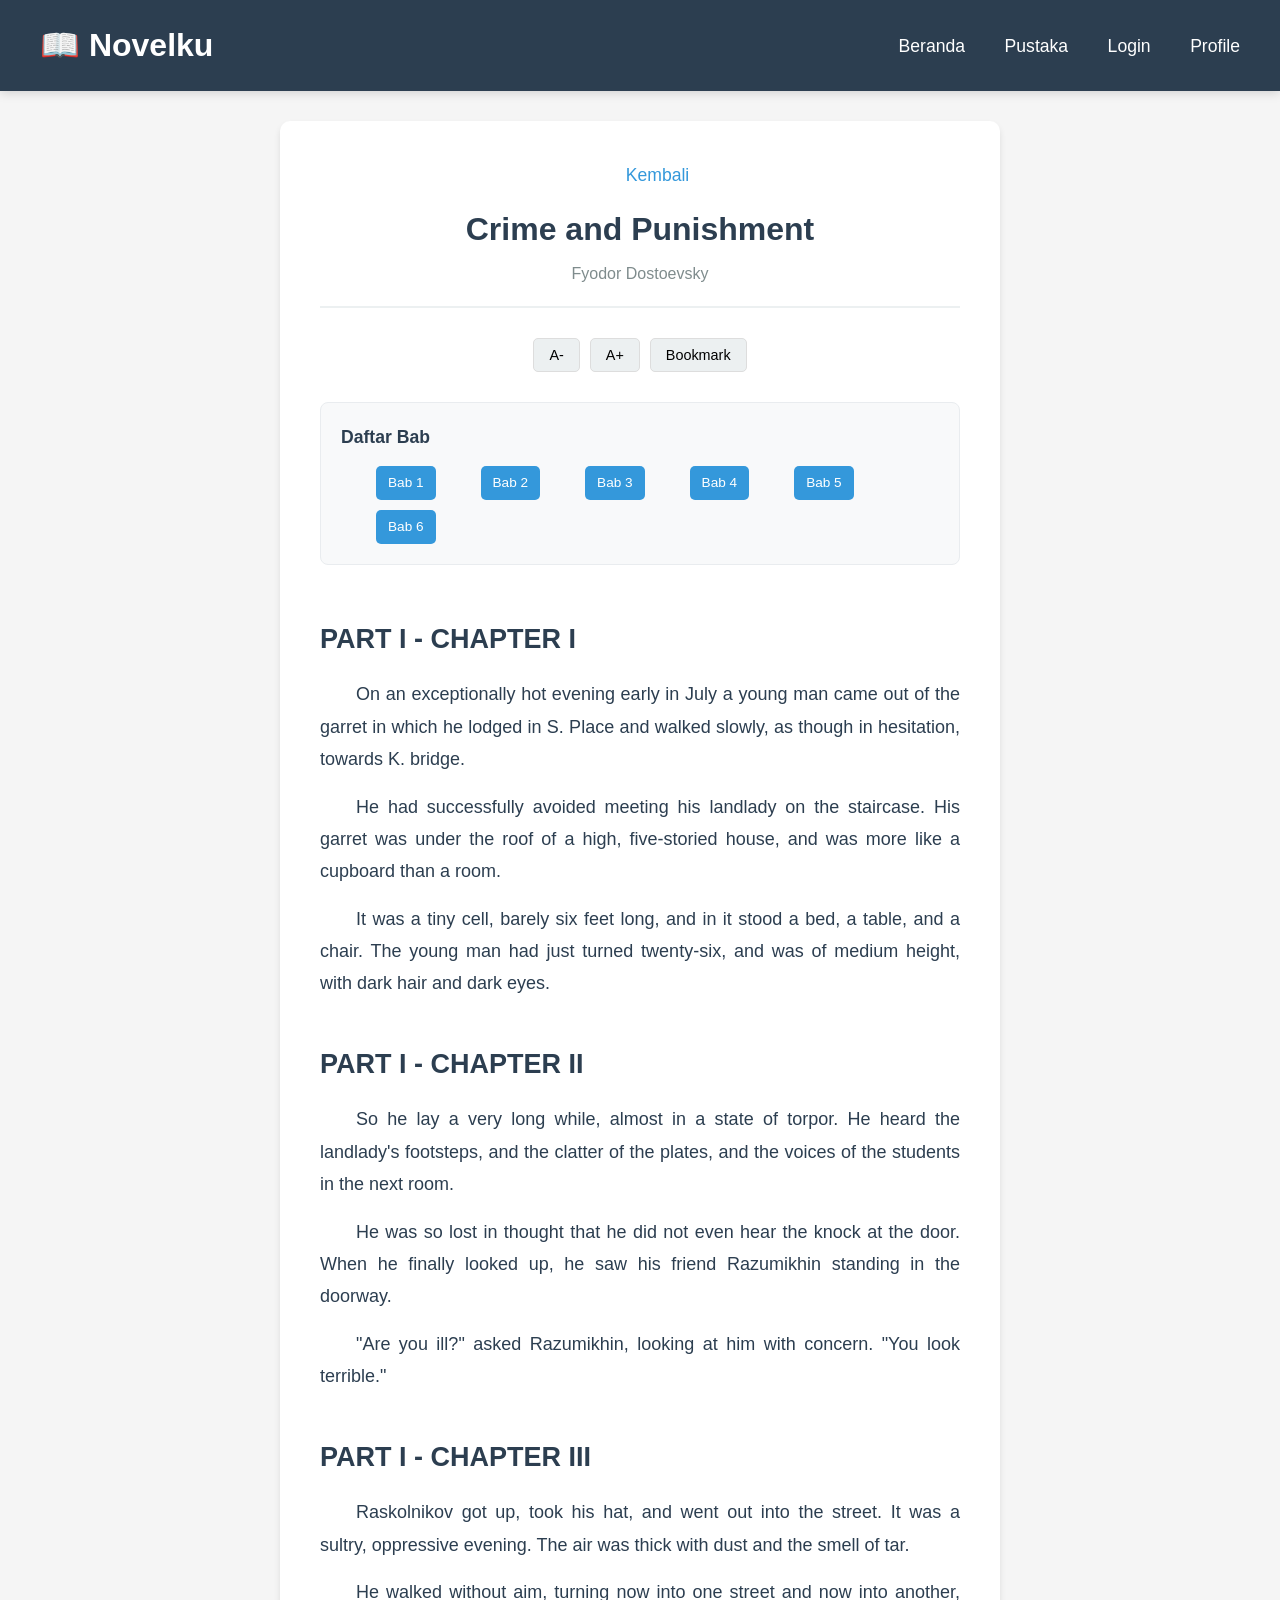
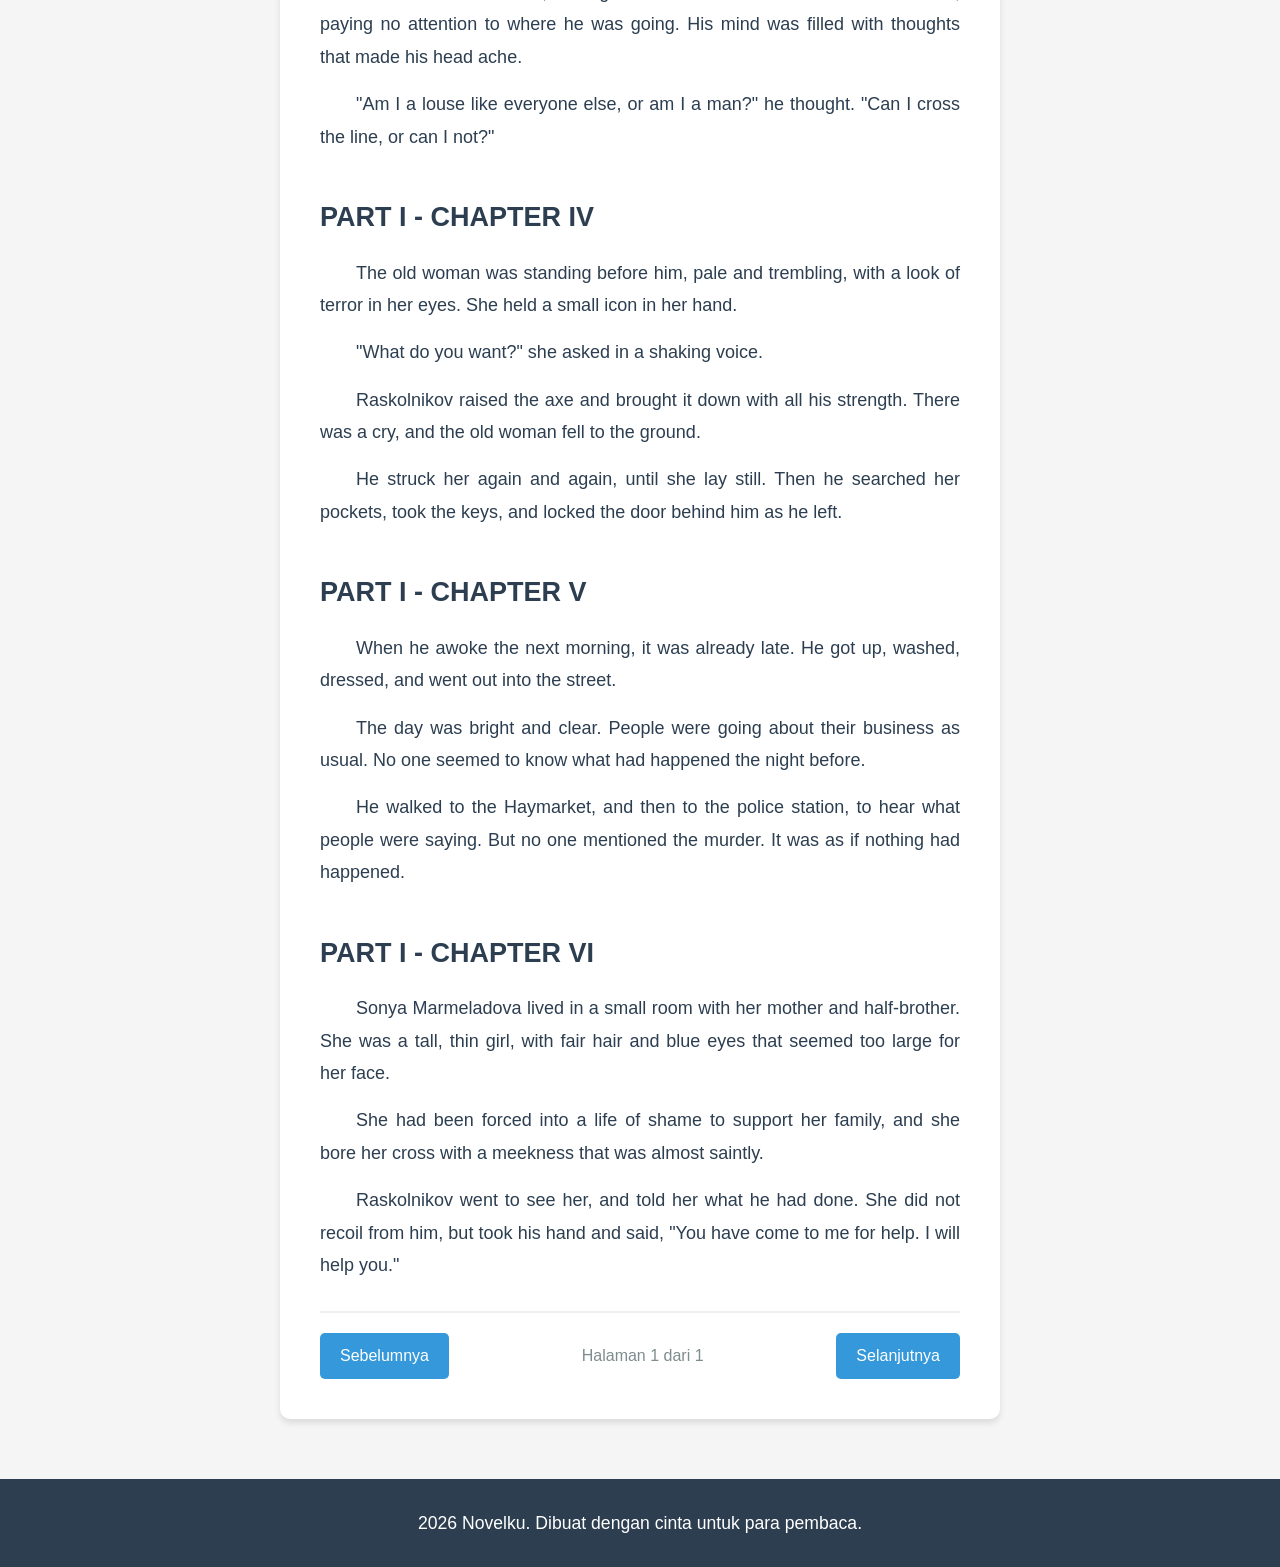
<file: 5-crime-and-punishment.html>
<!DOCTYPE html>
<html lang="id">
<head>
    <meta charset="UTF-8">
    <meta name="viewport" content="width=device-width, initial-scale=1.0">
    <title>Crime and Punishment - Novelku</title>
    <link rel="stylesheet" href="style.css">
</head>
<body>
    <header>
        <div class="container">
            <div class="logo">&#128214; Novelku</div>
            <nav>
                <a href="index.html">Beranda</a>
                <a href="index buku.html">Pustaka</a>
                <a href="login.html">Login</a>
                <a href="profile.html">Profile</a>
            </nav>
        </div>
    </header>

    <main class="container reader-container">
        <div class="book-reader">
            <div class="reader-header">
               <nav>
                <a href="index buku.html" class="back-btn">Kembali</a>
            </nav>
                <h1 id="book-title">Crime and Punishment</h1>
                <p id="book-author" class="book-author">Fyodor Dostoevsky</p>
            </div>

            <div class="reader-controls">
                <button id="font-decrease" class="btn-control">A-</button>
                <button id="font-increase" class="btn-control">A+</button>
                <button id="bookmark-btn" class="btn-control">Bookmark</button>
            </div>

            <nav class="chapter-toc">
                <h3>Daftar Bab</h3>
                <div class="chapter-list">
                    <a href="#chapter-1">Bab 1</a>
                    <a href="#chapter-2">Bab 2</a>
                    <a href="#chapter-3">Bab 3</a>
                    <a href="#chapter-4">Bab 4</a>
                    <a href="#chapter-5">Bab 5</a>
                    <a href="#chapter-6">Bab 6</a>
                </div>
            </nav>

            <article class="book-content" id="book-content">
                <h2 id="chapter-1">PART I - CHAPTER I</h2>
                <p>On an exceptionally hot evening early in July a young man came out of the garret in which he lodged in S. Place and walked slowly, as though in hesitation, towards K. bridge.</p>
                <p>He had successfully avoided meeting his landlady on the staircase. His garret was under the roof of a high, five-storied house, and was more like a cupboard than a room.</p>
                <p>It was a tiny cell, barely six feet long, and in it stood a bed, a table, and a chair. The young man had just turned twenty-six, and was of medium height, with dark hair and dark eyes.</p>

                <h2 id="chapter-2">PART I - CHAPTER II</h2>
                <p>So he lay a very long while, almost in a state of torpor. He heard the landlady's footsteps, and the clatter of the plates, and the voices of the students in the next room.</p>
                <p>He was so lost in thought that he did not even hear the knock at the door. When he finally looked up, he saw his friend Razumikhin standing in the doorway.</p>
                <p>"Are you ill?" asked Razumikhin, looking at him with concern. "You look terrible."</p>

                <h2 id="chapter-3">PART I - CHAPTER III</h2>
                <p>Raskolnikov got up, took his hat, and went out into the street. It was a sultry, oppressive evening. The air was thick with dust and the smell of tar.</p>
                <p>He walked without aim, turning now into one street and now into another, paying no attention to where he was going. His mind was filled with thoughts that made his head ache.</p>
                <p>"Am I a louse like everyone else, or am I a man?" he thought. "Can I cross the line, or can I not?"</p>

                <h2 id="chapter-4">PART I - CHAPTER IV</h2>
                <p>The old woman was standing before him, pale and trembling, with a look of terror in her eyes. She held a small icon in her hand.</p>
                <p>"What do you want?" she asked in a shaking voice.</p>
                <p>Raskolnikov raised the axe and brought it down with all his strength. There was a cry, and the old woman fell to the ground.</p>
                <p>He struck her again and again, until she lay still. Then he searched her pockets, took the keys, and locked the door behind him as he left.</p>

                <h2 id="chapter-5">PART I - CHAPTER V</h2>
                <p>When he awoke the next morning, it was already late. He got up, washed, dressed, and went out into the street.</p>
                <p>The day was bright and clear. People were going about their business as usual. No one seemed to know what had happened the night before.</p>
                <p>He walked to the Haymarket, and then to the police station, to hear what people were saying. But no one mentioned the murder. It was as if nothing had happened.</p>

                <h2 id="chapter-6">PART I - CHAPTER VI</h2>
                <p>Sonya Marmeladova lived in a small room with her mother and half-brother. She was a tall, thin girl, with fair hair and blue eyes that seemed too large for her face.</p>
                <p>She had been forced into a life of shame to support her family, and she bore her cross with a meekness that was almost saintly.</p>
                <p>Raskolnikov went to see her, and told her what he had done. She did not recoil from him, but took his hand and said, "You have come to me for help. I will help you."</p>
            </article>

            <div class="reader-navigation">
                <a href="#" class="nav-btn">Sebelumnya</a>
                <span class="page-indicator">Halaman 1 dari 1</span>
                <a href="#" class="nav-btn">Selanjutnya</a>
            </div>
        </div>
    </main>

    <footer>
        <p> 2026 Novelku. Dibuat dengan cinta untuk para pembaca.</p>
    </footer>

    <script>
        let fontSize = 18;
        document.getElementById('font-increase').addEventListener('click', () => {
            fontSize = Math.min(fontSize + 2, 28);
            document.getElementById('book-content').style.fontSize = fontSize + 'px';
        });
        document.getElementById('font-decrease').addEventListener('click', () => {
            fontSize = Math.max(fontSize - 2, 12);
            document.getElementById('book-content').style.fontSize = fontSize + 'px';
        });
        document.getElementById('bookmark-btn').addEventListener('click', () => {
            alert('Bookmark disimpan!');
        });
    </script>
</body>
</html>
</file>
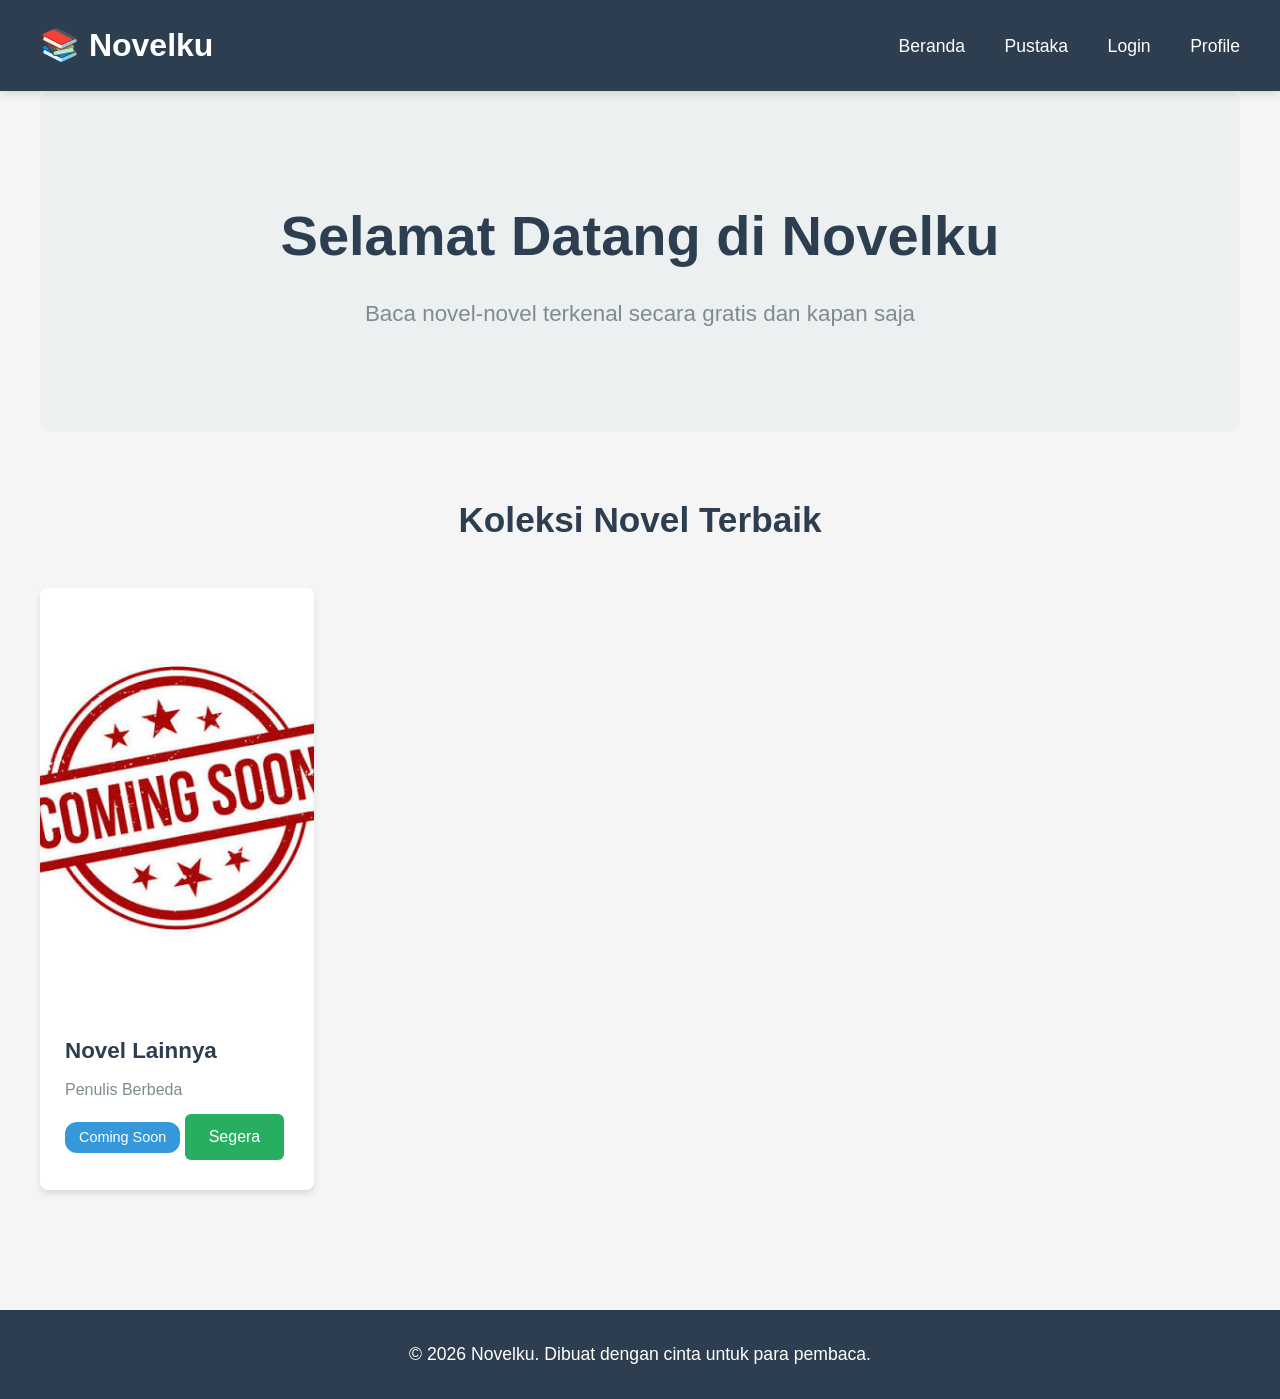
<file: book-card.html>
<!DOCTYPE html>
<html lang="id">
<head>
    <meta charset="UTF-8">
    <meta name="viewport" content="width=device-width, initial-scale=1.0">
    <title>Book Card - Novel Lainnya</title>
    <link rel="stylesheet" href="style.css">
</head>
<body>
    <header>
        <div class="container">
            <div class="logo">📚 Novelku</div>
            <nav>
                <a href="index.html">Beranda</a>
                <a href="index buku.html">Pustaka</a>
                <a href="login.html">Login</a>
                <a href="profile.html">Profile</a>
            </nav>
        </div>
    </header>

    <main class="container">
        <section class="hero">
            <h1>Selamat Datang di Novelku</h1>
            <p>Baca novel-novel terkenal secara gratis dan kapan saja</p>
        </section>

        <section class="catalog">
            <h2>Koleksi Novel Terbaik</h2>
            <div class="book-grid">

                <div class="book-card">
                    <div class="book-cover">
                        <img src="images.jpg" alt="Buku 6" onerror="this.src='https://via.placeholder.com/200x280/2C5282/FFFFFF?text=Novel+Baru'">
                    </div>
                    <div class="book-info">
                        <h3>Novel Lainnya</h3>
                        <p class="author">Penulis Berbeda</p>
                        <span class="badge">Coming Soon</span>
                        <a href="#" class="btn-read">Segera</a>
                    </div>
                </div>

            </div>
        </section>
    </main>

    <footer>
        <p>&copy; 2026 Novelku. Dibuat dengan cinta untuk para pembaca.</p>
    </footer>
</body>
</html>
</file>
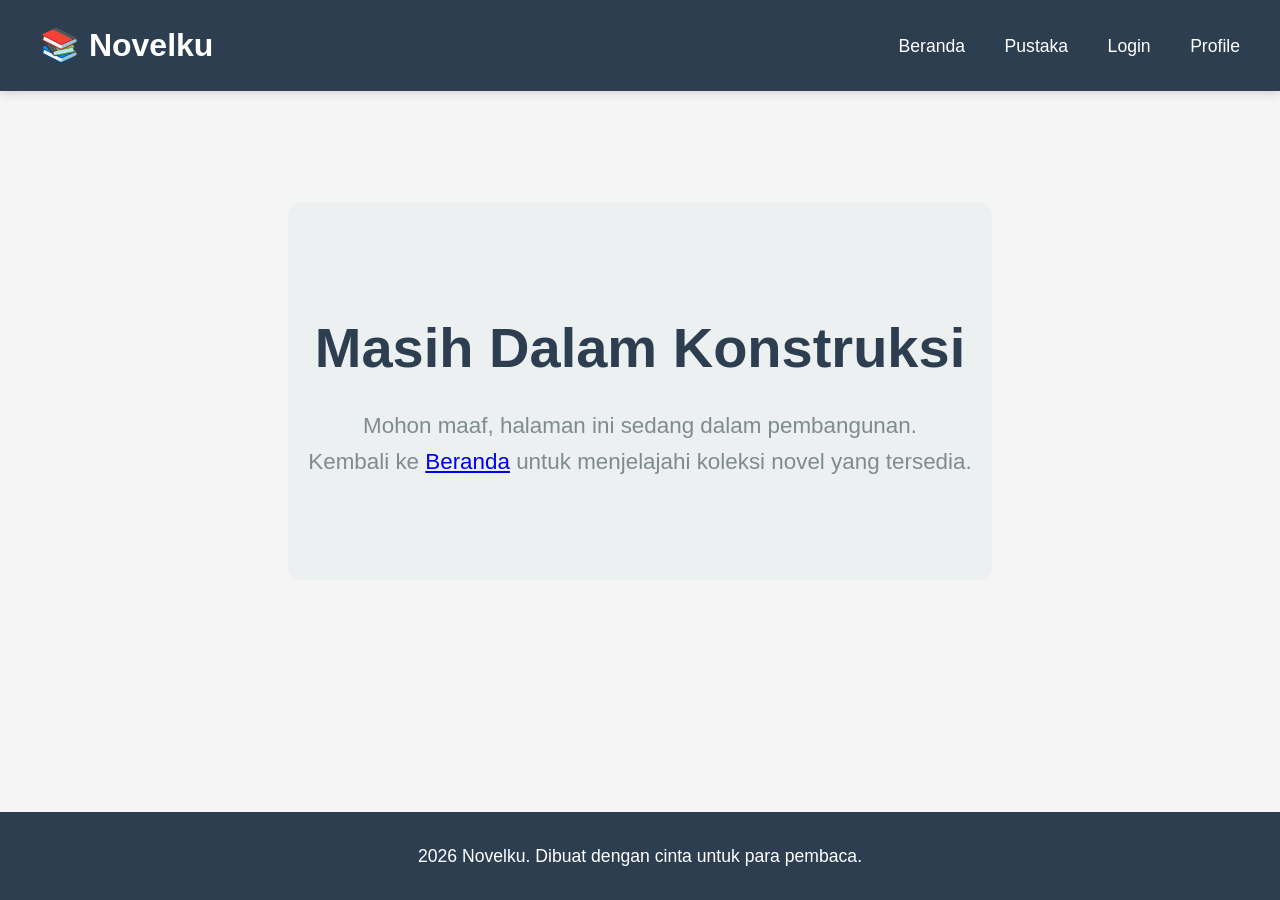
<file: coming-soon.html>
<!DOCTYPE html>
<html lang="id">
<head>
    <meta charset="UTF-8">
    <meta name="viewport" content="width=device-width, initial-scale=1.0">
    <title>Segera - Novelku</title>
    <link rel="stylesheet" href="style.css">
</head>
<body class="coming-soon-page">
    <header>
        <div class="container">
            <div class="logo">📚 Novelku</div>
            <nav>
                <a href="index.html">Beranda</a>
                <a href="index buku.html">Pustaka</a>
                <a href="login.html">Login</a>
                <a href="profile.html">Profile</a>
            </nav>
        </div>
    </header>

    <main class="container">
        <section class="hero">
            <h1>Masih Dalam Konstruksi</h1>
            <p>Mohon maaf, halaman ini sedang dalam pembangunan.</p>
            <p>Kembali ke <a href="index.html">Beranda</a> untuk menjelajahi koleksi novel yang tersedia.</p>
        </section>
    </main>

    <footer>
        <p> 2026 Novelku. Dibuat dengan cinta untuk para pembaca.</p>
    </footer>
</body>
</html>
</file>
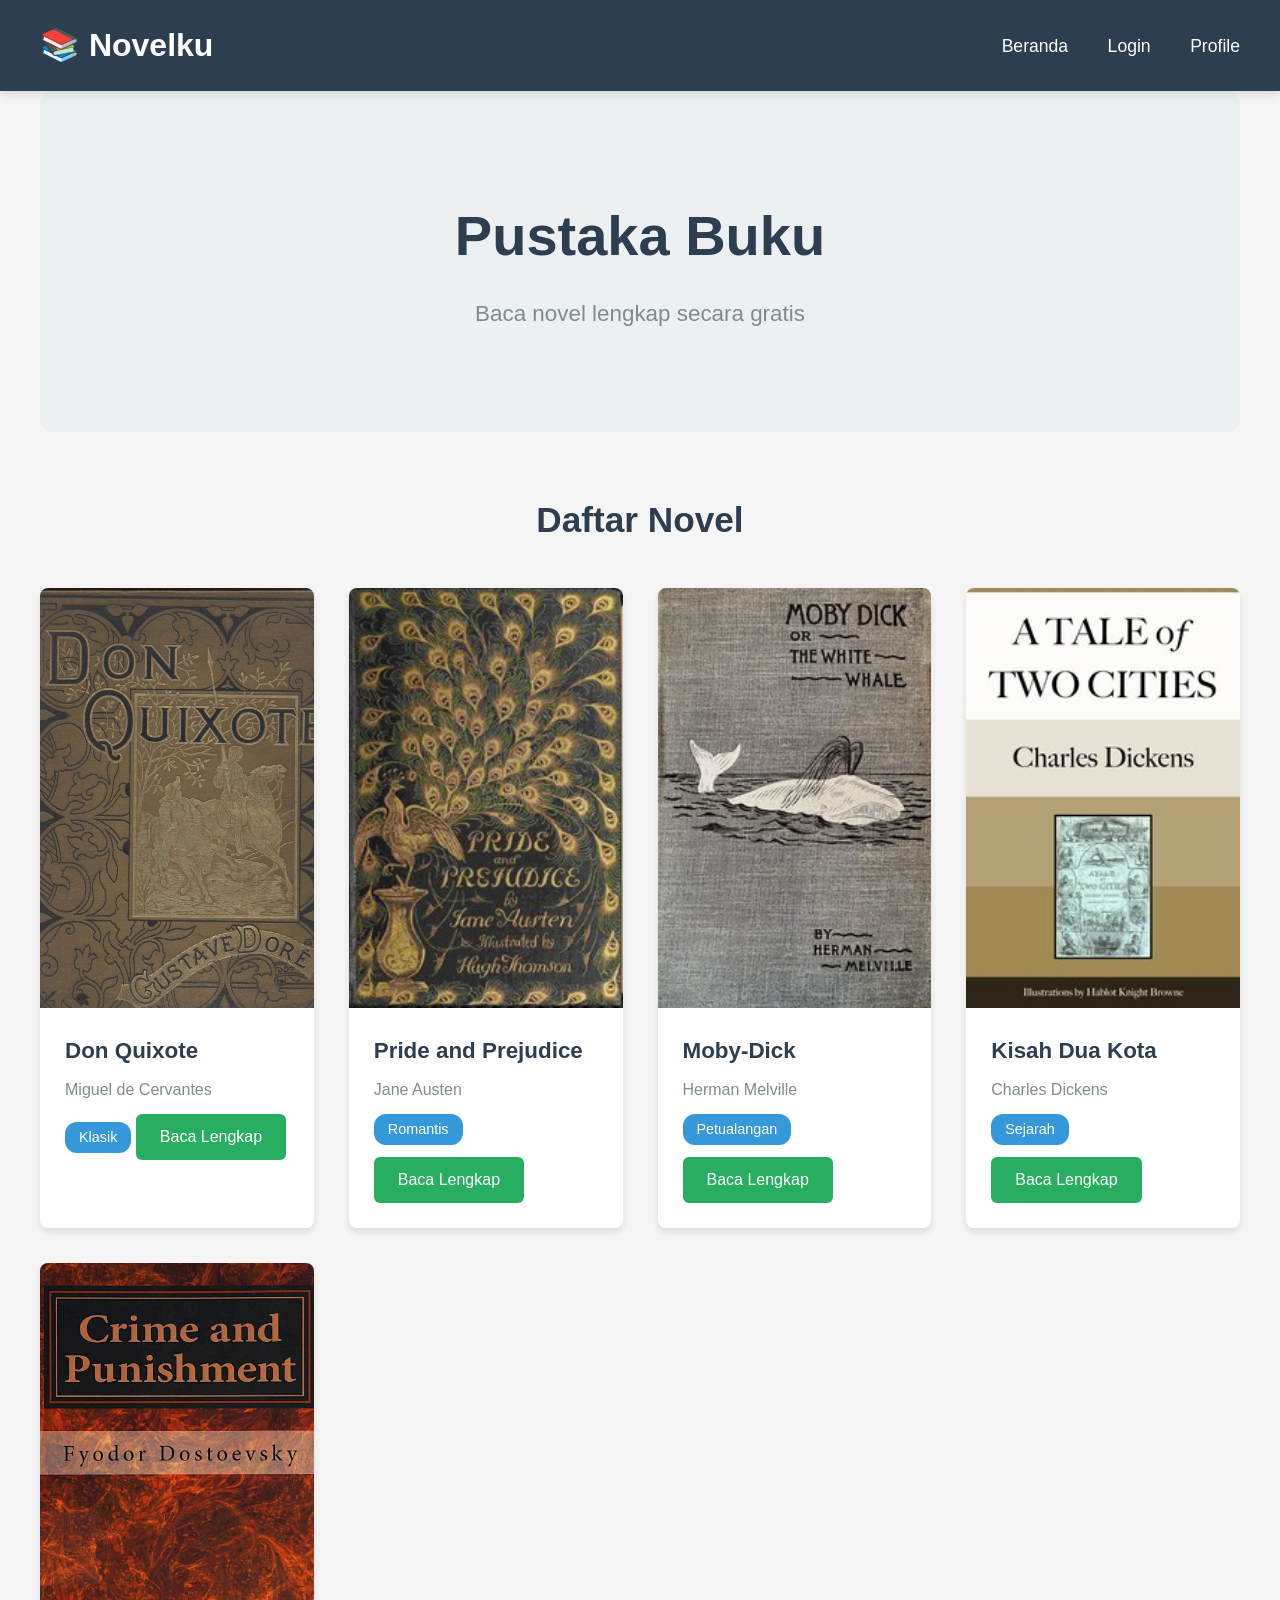
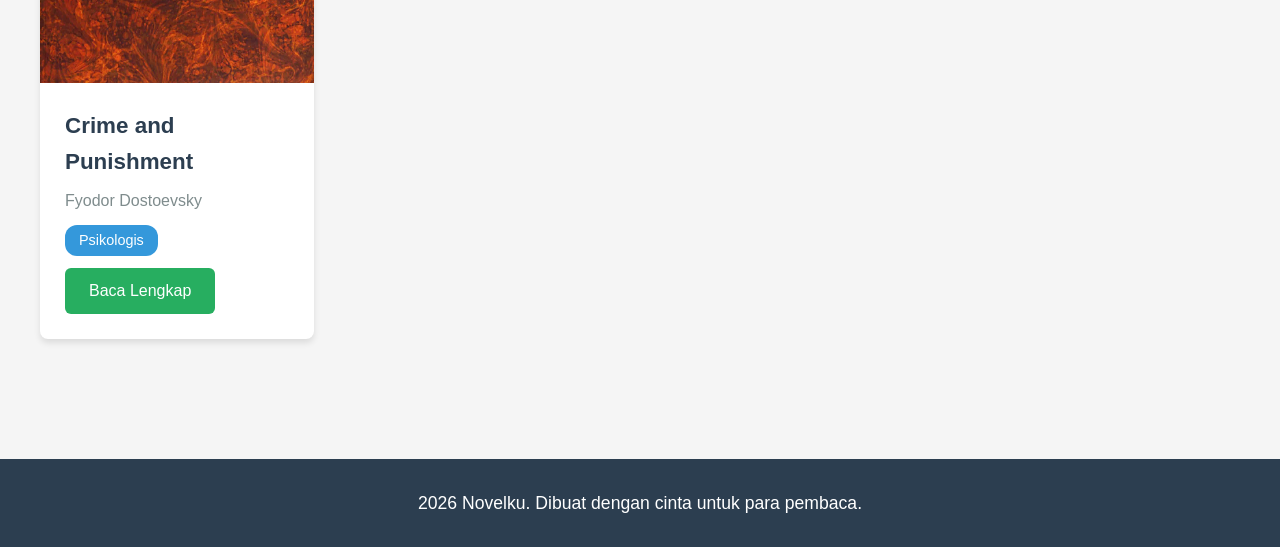
<file: index buku.html>
<!DOCTYPE html>
<html lang="id">
<head>
    <meta charset="UTF-8">
    <meta name="viewport" content="width=device-width, initial-scale=1.0">
    <title>Pustaka - Novelku</title>
    <link rel="stylesheet" href="style.css">
</head>
<body>
    <header>
        <div class="container">
            <div class="logo">📚 Novelku</div>
            <nav>
                <a href="index.html">Beranda</a>
                <a href="login.html">Login</a>
                <a href="profile.html">Profile</a>
            </nav>
        </div>
    </header>

    <main class="container">
        <section class="hero">
            <h1>Pustaka Buku</h1>
            <p>Baca novel lengkap secara gratis</p>
        </section>

        <section class="catalog">
            <h2>Daftar Novel</h2>
            <div class="book-grid">

                <div class="book-card">
                    <div class="book-cover">
                        <img src="don-quixote.jpg" alt="Don Quixote" onerror="this.src='https://via.placeholder.com/200x280/8B4513/FFFFFF?text=Don+Quixote'">
                    </div>
                    <div class="book-info">
                        <h3>Don Quixote</h3>
                        <p class="author">Miguel de Cervantes</p>
                        <span class="badge">Klasik</span>
                        <a href="1-don-quixote.html" class="btn-read">Baca Lengkap</a>
                    </div>
                </div>

                <div class="book-card">
                    <div class="book-cover">
                        <img src="pride-and-prejudice.jpg" alt="Pride and Prejudice" onerror="this.src='https://via.placeholder.com/200x280/4A5568/FFFFFF?text=Pride+and+Prejudice'">
                    </div>
                    <div class="book-info">
                        <h3>Pride and Prejudice</h3>
                        <p class="author">Jane Austen</p>
                        <span class="badge">Romantis</span>
                        <a href="2-pride-and-prejudice.html" class="btn-read">Baca Lengkap</a>
                    </div>
                </div>

                <div class="book-card">
                    <div class="book-cover">
                        <img src="moby-dick.jpg" alt="Moby-Dick" onerror="this.src='https://via.placeholder.com/200x280/2D3748/FFFFFF?text=Moby-Dick'">
                    </div>
                    <div class="book-info">
                        <h3>Moby-Dick</h3>
                        <p class="author">Herman Melville</p>
                        <span class="badge">Petualangan</span>
                        <a href="3-moby-dick.html" class="btn-read">Baca Lengkap</a>
                    </div>
                </div>

                <div class="book-card">
                    <div class="book-cover">
                        <img src="tale-of-two-cities.jpg" alt="Kisah Dua Kota" onerror="this.src='https://via.placeholder.com/200x280/1A202C/FFFFFF?text=Kisah+Dua+Kota'">
                    </div>
                    <div class="book-info">
                        <h3>Kisah Dua Kota</h3>
                        <p class="author">Charles Dickens</p>
                        <span class="badge">Sejarah</span>
                        <a href="4-tale-of-two-cities.html" class="btn-read">Baca Lengkap</a>
                    </div>
                </div>

                <div class="book-card">
                    <div class="book-cover">
                        <img src="crime-and-punishment.jpg" alt="Crime and Punishment" onerror="this.src='https://via.placeholder.com/200x280/2C5282/FFFFFF?text=Crime+and+Punishment'">
                    </div>
                    <div class="book-info">
                        <h3>Crime and Punishment</h3>
                        <p class="author">Fyodor Dostoevsky</p>
                        <span class="badge">Psikologis</span>
                        <a href="5-crime-and-punishment.html" class="btn-read">Baca Lengkap</a>
                    </div>
                </div>

            </div>
        </section>
    </main>

    <footer>
        <p> 2026 Novelku. Dibuat dengan cinta untuk para pembaca.</p>
    </footer>
</body>
</html>
</file>
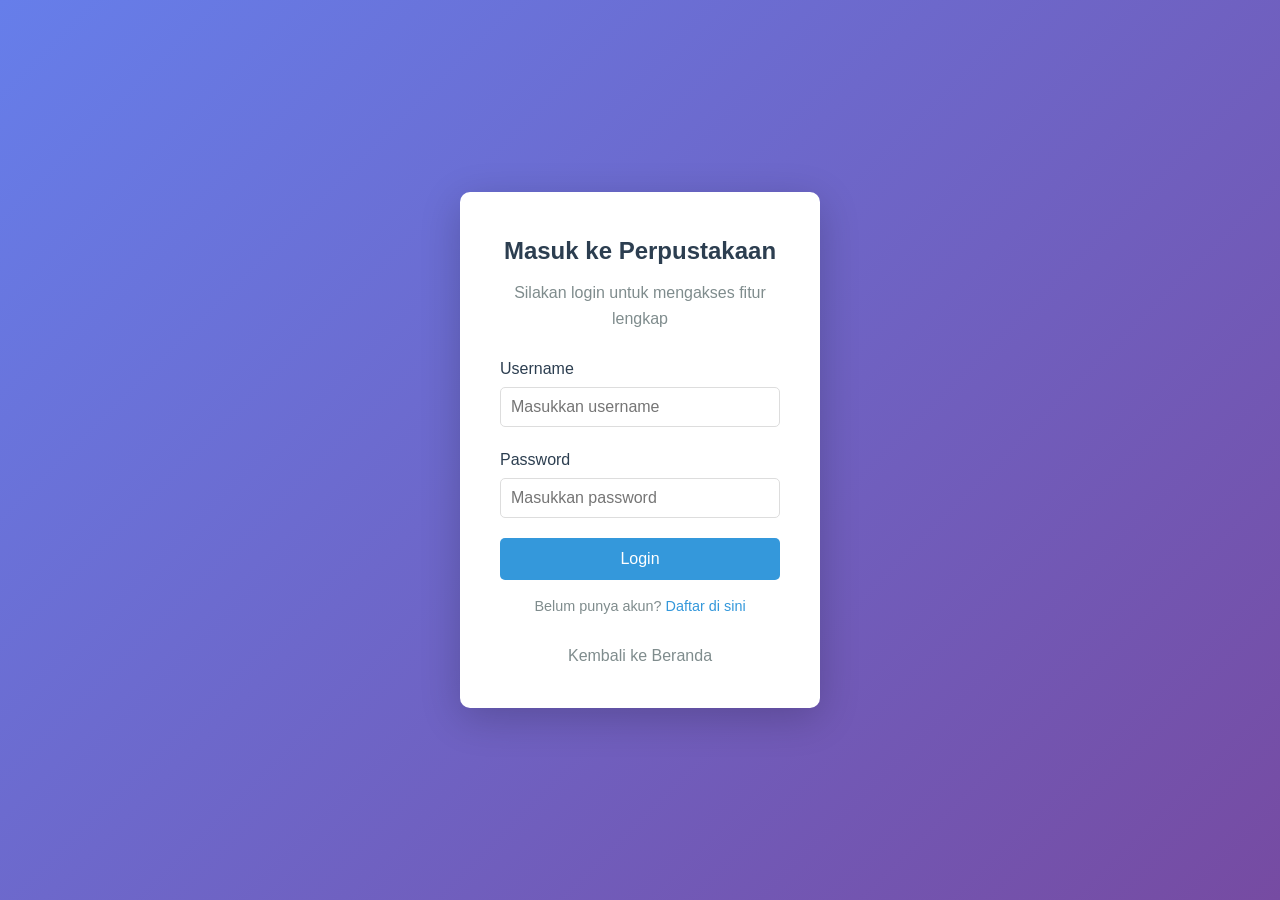
<file: login.html>
<!DOCTYPE html>
<html lang="id">
<head>
    <meta charset="UTF-8">
    <meta name="viewport" content="width=device-width, initial-scale=1.0">
    <title>Login - Novelku</title>
    <link rel="stylesheet" href="style.css">
</head>
<body class="login-page">
    <div class="login-container">
        <div class="login-card">
            <h2>Masuk ke Perpustakaan</h2>
            <p>Silakan login untuk mengakses fitur lengkap</p>
            <form id="loginForm">
                <div class="form-group">
                    <label for="username">Username</label>
                    <input type="text" id="username" placeholder="Masukkan username" required>
                </div>
                <div class="form-group">
                    <label for="password">Password</label>
                    <input type="password" id="password" placeholder="Masukkan password" required>
                </div>
                <button type="submit" class="btn-login">Login</button>
                <p id="errorMsg" class="error-msg" style="display:none;"></p>
            </form>
            <p class="register-link">Belum punya akun? <a href="register.html">Daftar di sini</a></p>
            <a href="index.html" class="back-home">Kembali ke Beranda</a>
        </div>
    </div>

    <script>
        const defaultAccounts = [
            { id: 1, username: "admin", password: "admin123", nama: "Administrator", email: "admin@perpustakaan.id" },
            { id: 2, username: "pembaca", password: "baca123", nama: "Pembaca Hebat", email: "pembaca@perpustakaan.id" }
        ];

        document.getElementById('loginForm').addEventListener('submit', function(e) {
            e.preventDefault();
            const username = document.getElementById('username').value.trim();
            const password = document.getElementById('password').value;
            const errorMsg = document.getElementById('errorMsg');

            errorMsg.style.display = 'none';
            errorMsg.textContent = '';

            const registered = JSON.parse(localStorage.getItem('registeredAccounts') || '[]');
            const allAccounts = [...defaultAccounts, ...registered];

            const found = allAccounts.find(a => a.username === username && a.password === password);

            if (found) {
                localStorage.setItem('currentUser', JSON.stringify(found));
                window.location.href = 'profile.html';
            } else {
                errorMsg.textContent = 'Username atau password salah.';
                errorMsg.style.display = 'block';
            }
        });
    </script>
</body>
</html>
</file>
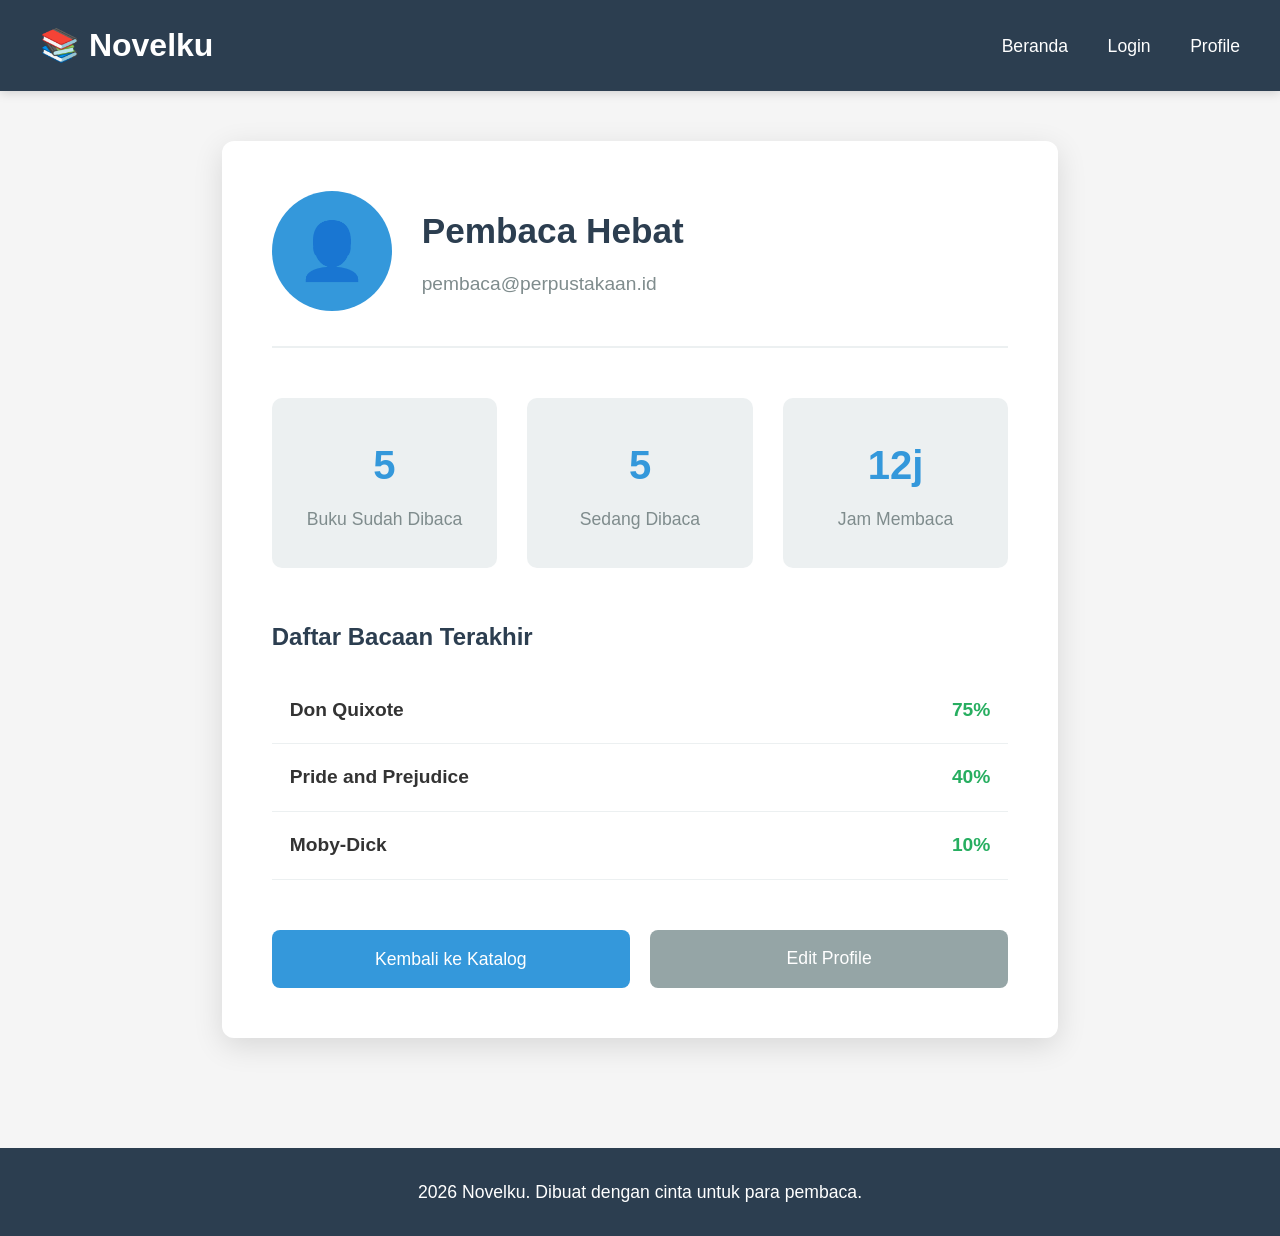
<file: profile.html>
<!DOCTYPE html>
<html lang="id">
<head>
    <meta charset="UTF-8">
    <meta name="viewport" content="width=device-width, initial-scale=1.0">
    <title>Profile - Novelku</title>
    <link rel="stylesheet" href="style.css">
</head>
<body>
    <header>
        <div class="container">
            <div class="logo">📚 Novelku</div>
            <nav>
                <a href="index.html">Beranda</a>
                <a href="login.html">Login</a>
                <a href="profile.html">Profile</a>
            </nav>
        </div>
    </header>

    <main class="container">
        <div class="profile-card">
            <div class="profile-header">
                <div class="avatar">👤</div>
                <div class="profile-details">
                    <h2>Pembaca Hebat</h2>
                    <p class="email">pembaca@perpustakaan.id</p>
                </div>
            </div>

            <div class="profile-stats">
                <div class="stat">
                    <h3>5</h3>
                    <p>Buku Sudah Dibaca</p>
                </div>
                <div class="stat">
                    <h3>5</h3>
                    <p>Sedang Dibaca</p>
                </div>
                <div class="stat">
                    <h3>12j</h3>
                    <p>Jam Membaca</p>
                </div>
            </div>

            <div class="reading-list">
                <h3>Daftar Bacaan Terakhir</h3>
                <ul>
                    <li>
                        <span class="book-title">Don Quixote</span>
                        <span class="progress">75%</span>
                    </li>
                    <li>
                        <span class="book-title">Pride and Prejudice</span>
                        <span class="progress">40%</span>
                    </li>
                    <li>
                        <span class="book-title">Moby-Dick</span>
                        <span class="progress">10%</span>
                    </li>
                </ul>
            </div>

            <div class="profile-actions">
                <a href="index.html" class="btn-primary">Kembali ke Katalog</a>
                <button class="btn-secondary">Edit Profile</button>
            </div>
        </div>
    </main>

    <footer>
        <p> 2026 Novelku. Dibuat dengan cinta untuk para pembaca.</p>
    </footer>
</body>
</html>
</file>
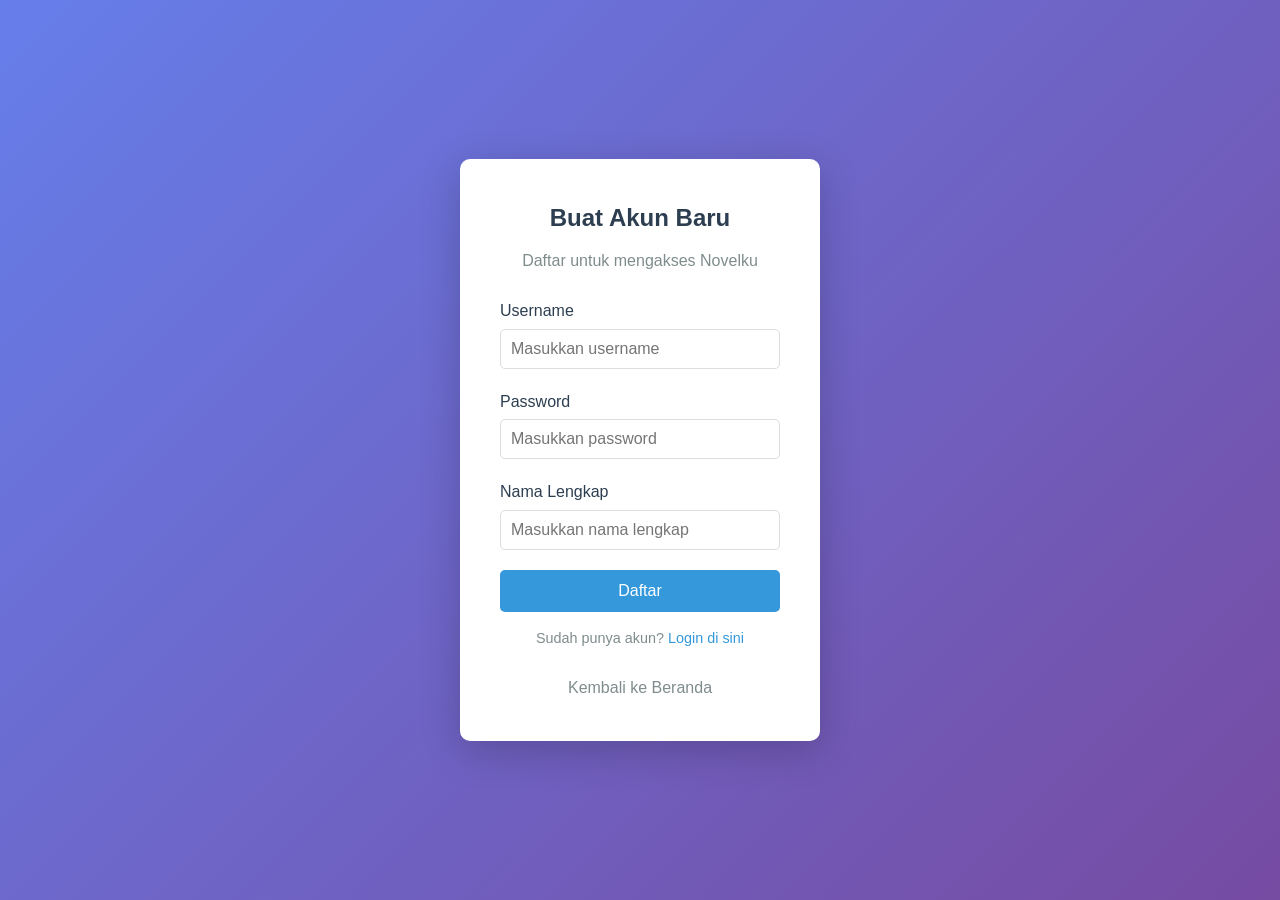
<file: register.html>
<!DOCTYPE html>
<html lang="id">
<head>
    <meta charset="UTF-8">
    <meta name="viewport" content="width=device-width, initial-scale=1.0">
    <title>Daftar - Novelku</title>
    <link rel="stylesheet" href="style.css">
</head>
<body class="login-page">
    <div class="login-container">
        <div class="login-card">
            <h2>Buat Akun Baru</h2>
            <p>Daftar untuk mengakses Novelku</p>
            <form id="registerForm">
                <div class="form-group">
                    <label for="username">Username</label>
                    <input type="text" id="username" placeholder="Masukkan username" required>
                </div>
                <div class="form-group">
                    <label for="password">Password</label>
                    <input type="password" id="password" placeholder="Masukkan password" required>
                </div>
                <div class="form-group">
                    <label for="nama">Nama Lengkap</label>
                    <input type="text" id="nama" placeholder="Masukkan nama lengkap" required>
                </div>
                <button type="submit" class="btn-login">Daftar</button>
                <p id="errorMsg" class="error-msg" style="display:none;"></p>
            </form>
            <p class="register-link">Sudah punya akun? <a href="login.html">Login di sini</a></p>
            <a href="index.html" class="back-home">Kembali ke Beranda</a>
        </div>
    </div>

    <script>
        const defaultAccounts = [
            { id: 1, username: "admin", password: "admin123", nama: "Administrator", email: "admin@perpustakaan.id" },
            { id: 2, username: "pembaca", password: "baca123", nama: "Pembaca Hebat", email: "pembaca@perpustakaan.id" }
        ];

        document.getElementById('registerForm').addEventListener('submit', function(e) {
            e.preventDefault();
            const username = document.getElementById('username').value.trim();
            const password = document.getElementById('password').value;
            const nama = document.getElementById('nama').value.trim();
            const errorMsg = document.getElementById('errorMsg');

            errorMsg.style.display = 'none';
            errorMsg.textContent = '';

            const registered = JSON.parse(localStorage.getItem('registeredAccounts') || '[]');
            const allAccounts = [...defaultAccounts, ...registered];

            if (allAccounts.some(a => a.username === username)) {
                errorMsg.textContent = 'Username sudah digunakan.';
                errorMsg.style.display = 'block';
                return;
            }

            const newAccount = {
                id: Date.now(),
                username: username,
                password: password,
                nama: nama,
                email: username + '@perpustakaan.id'
            };

            registered.push(newAccount);
            localStorage.setItem('registeredAccounts', JSON.stringify(registered));
            localStorage.setItem('currentUser', JSON.stringify(newAccount));
            window.location.href = 'profile.html';
        });
    </script>
</body>
</html>
</file>
<file: style.css>
* {
    margin: 0;
    padding: 0;
    box-sizing: border-box;
}

body {
    font-family: 'Segoe UI', Tahoma, Geneva, Verdana, sans-serif;
    background-color: #f5f5f5;
    color: #333;
    line-height: 1.6;
    min-height: 100vh;
    display: flex;
    flex-direction: column;
}

main {
    flex: 1;
}

.coming-soon-page main {
    display: flex;
    align-items: center;
    justify-content: center;
}

.container {
    max-width: 1400px;
    margin: 0 auto;
    padding: 0 40px;
}

header {
    background-color: #2c3e50;
    color: white;
    padding: 20px 0;
    position: sticky;
    top: 0;
    z-index: 100;
    box-shadow: 0 2px 10px rgba(0,0,0,0.15);
}

header .container {
    display: flex;
    justify-content: space-between;
    align-items: center;
}

.logo {
    font-size: 2rem;
    font-weight: bold;
}

nav a {
    color: white;
    text-decoration: none;
    margin-left: 35px;
    font-weight: 500;
    transition: color 0.3s;
    font-size: 1.1rem;
}

nav a:hover {
    color: #3498db;
}

.hero {
    text-align: center;
    padding: 100px 20px;
    background-color: #ecf0f1;
    margin-bottom: 60px;
    border-radius: 12px;
}

.hero h1 {
    font-size: 3.5rem;
    color: #2c3e50;
    margin-bottom: 15px;
}

.hero p {
    font-size: 1.4rem;
    color: #7f8c8d;
}

.catalog h2 {
    text-align: center;
    margin-bottom: 40px;
    color: #2c3e50;
    font-size: 2.2rem;
}

.book-grid {
    display: grid;
    grid-template-columns: repeat(4, 1fr);
    gap: 35px;
    padding-bottom: 60px;
}

.book-card {
    background: white;
    border-radius: 8px;
    overflow: hidden;
    box-shadow: 0 4px 6px rgba(0,0,0,0.1);
    transition: transform 0.3s, box-shadow 0.3s;
}

.book-card:hover {
    transform: translateY(-5px);
    box-shadow: 0 8px 15px rgba(0,0,0,0.2);
}

.book-cover {
    width: 100%;
    height: 420px;
    overflow: hidden;
    background-color: #ddd;
}

.book-cover img {
    width: 100%;
    height: 100%;
    object-fit: cover;
}

.book-info {
    padding: 25px;
}

.book-info h3 {
    font-size: 1.4rem;
    margin-bottom: 8px;
    color: #2c3e50;
}

.author {
    color: #7f8c8d;
    font-size: 1rem;
    margin-bottom: 12px;
}

.badge {
    display: inline-block;
    background-color: #3498db;
    color: white;
    padding: 4px 14px;
    border-radius: 12px;
    font-size: 0.9rem;
    margin-bottom: 12px;
}

.btn-read {
    display: inline-block;
    background-color: #27ae60;
    color: white;
    padding: 10px 24px;
    border-radius: 6px;
    text-decoration: none;
    font-size: 1rem;
    transition: background-color 0.3s;
    border: none;
    cursor: pointer;
}

.btn-read:hover {
    background-color: #229954;
}

footer {
    background-color: #2c3e50;
    color: white;
    text-align: center;
    padding: 30px;
    margin-top: 60px;
    font-size: 1.1rem;
}

.login-page {
    background: linear-gradient(135deg, #667eea 0%, #764ba2 100%);
    min-height: 100vh;
    display: flex;
    align-items: center;
    justify-content: center;
}

.login-container {
    width: 100%;
    max-width: 400px;
    padding: 20px;
}

.login-card {
    background: white;
    padding: 40px;
    border-radius: 10px;
    box-shadow: 0 10px 40px rgba(0,0,0,0.2);
}

.login-card h2 {
    text-align: center;
    margin-bottom: 10px;
    color: #2c3e50;
}

.login-card > p {
    text-align: center;
    color: #7f8c8d;
    margin-bottom: 25px;
}

.form-group {
    margin-bottom: 20px;
}

.form-group label {
    display: block;
    margin-bottom: 5px;
    font-weight: 500;
    color: #2c3e50;
}

.form-group input {
    width: 100%;
    padding: 10px;
    border: 1px solid #ddd;
    border-radius: 5px;
    font-size: 1rem;
}

.form-group input:focus {
    outline: none;
    border-color: #3498db;
}

.btn-login {
    width: 100%;
    padding: 12px;
    background-color: #3498db;
    color: white;
    border: none;
    border-radius: 5px;
    font-size: 1rem;
    cursor: pointer;
    transition: background-color 0.3s;
}

.btn-login:hover {
    background-color: #2980b9;
}

.error-msg {
    text-align: center;
    color: #e74c3c;
    margin-top: 10px;
    font-size: 0.9rem;
}

.register-link {
    text-align: center;
    margin-top: 15px;
    font-size: 0.9rem;
}

.register-link a {
    color: #3498db;
    text-decoration: none;
}

.back-home {
    display: block;
    text-align: center;
    margin-top: 15px;
    color: #7f8c8d;
    text-decoration: none;
}

.profile-card {
    background: white;
    border-radius: 12px;
    padding: 50px;
    margin: 50px auto;
    box-shadow: 0 8px 30px rgba(0,0,0,0.12);
    max-width: 1100px;
}

.profile-header {
    display: flex;
    align-items: center;
    margin-bottom: 50px;
    padding-bottom: 35px;
    border-bottom: 2px solid #ecf0f1;
}

.avatar {
    width: 120px;
    height: 120px;
    border-radius: 50%;
    background-color: #3498db;
    color: white;
    display: flex;
    align-items: center;
    justify-content: center;
    font-size: 3.5rem;
    margin-right: 30px;
}

.profile-details h2 {
    color: #2c3e50;
    font-size: 2.2rem;
    margin-bottom: 10px;
}

.profile-details .email {
    color: #7f8c8d;
    font-size: 1.2rem;
}

.profile-stats {
    display: grid;
    grid-template-columns: repeat(3, 1fr);
    gap: 30px;
    margin-bottom: 50px;
}

.stat {
    text-align: center;
    padding: 35px;
    background-color: #ecf0f1;
    border-radius: 10px;
}

.stat h3 {
    font-size: 2.5rem;
    color: #3498db;
}

.stat p {
    color: #7f8c8d;
    font-size: 1.1rem;
    margin-top: 8px;
}

.reading-list {
    margin-bottom: 50px;
}

.reading-list h3 {
    margin-bottom: 20px;
    color: #2c3e50;
    font-size: 1.5rem;
}

.reading-list ul {
    list-style: none;
}

.reading-list li {
    display: flex;
    justify-content: space-between;
    padding: 18px;
    border-bottom: 1px solid #ecf0f1;
    font-size: 1.1rem;
}

.book-title {
    font-weight: 600;
    font-size: 1.2rem;
}

.progress {
    color: #27ae60;
    font-weight: bold;
    font-size: 1.2rem;
}

.profile-actions {
    display: flex;
    gap: 20px;
}

.btn-primary {
    flex: 1;
    padding: 15px;
    background-color: #3498db;
    color: white;
    text-decoration: none;
    border-radius: 8px;
    text-align: center;
    transition: background-color 0.3s;
    border: none;
    cursor: pointer;
    font-size: 1.1rem;
}

.btn-primary:hover {
    background-color: #2980b9;
}

.btn-secondary {
    flex: 1;
    padding: 15px;
    background-color: #95a5a6;
    color: white;
    border: none;
    border-radius: 8px;
    cursor: pointer;
    transition: background-color 0.3s;
    font-size: 1.1rem;
}

.btn-secondary:hover {
    background-color: #7f8c8d;
}

.reader-container {
    max-width: 800px;
}

.book-reader {
    background: white;
    padding: 40px;
    border-radius: 10px;
    margin-top: 30px;
    box-shadow: 0 4px 6px rgba(0,0,0,0.1);
}

.reader-header {
    text-align: center;
    margin-bottom: 30px;
    padding-bottom: 20px;
    border-bottom: 2px solid #ecf0f1;
}

.back-btn {
    display: inline-block;
    margin-bottom: 15px;
    color: #3498db;
    text-decoration: none;
}

.reader-header h1 {
    color: #2c3e50;
    margin-bottom: 5px;
}

.book-author {
    color: #7f8c8d;
}

.reader-controls {
    display: flex;
    gap: 10px;
    justify-content: center;
    margin-bottom: 30px;
}

.btn-control {
    padding: 8px 15px;
    background-color: #ecf0f1;
    border: 1px solid #ddd;
    border-radius: 5px;
    cursor: pointer;
    transition: background-color 0.3s;
    font-size: 0.9rem;
}

.btn-control:hover {
    background-color: #bdc3c7;
}

.chapter-toc {
    background: #f8f9fa;
    border: 1px solid #e9ecef;
    border-radius: 8px;
    padding: 20px;
    margin-bottom: 30px;
}

.chapter-toc h3 {
    margin-bottom: 15px;
    color: #2c3e50;
    font-size: 1.1rem;
}

.chapter-list {
    display: flex;
    flex-wrap: wrap;
    gap: 10px;
}

.chapter-list a {
    display: inline-block;
    padding: 6px 12px;
    background: #3498db;
    color: white;
    text-decoration: none;
    border-radius: 5px;
    font-size: 0.85rem;
    transition: background-color 0.3s;
}

.chapter-list a:hover {
    background: #2980b9;
}

.book-content {
    font-size: 18px;
    line-height: 1.8;
    color: #2c3e50;
    margin-bottom: 30px;
    text-align: justify;
}

.book-content h2 {
    scroll-margin-top: 100px;
    padding-top: 20px;
    margin-top: -20px;
    margin: 20px 0 15px;
    color: #2c3e50;
}

.book-content p {
    margin-bottom: 15px;
    text-indent: 2em;
}

.reader-navigation {
    display: flex;
    justify-content: space-between;
    align-items: center;
    padding-top: 20px;
    border-top: 2px solid #ecf0f1;
}

.nav-btn {
    padding: 10px 20px;
    background-color: #3498db;
    color: white;
    text-decoration: none;
    border-radius: 5px;
    transition: background-color 0.3s;
}

.nav-btn:hover {
    background-color: #2980b9;
}

.page-indicator {
    color: #7f8c8d;
}

@media (max-width: 768px) {
    header .container {
        flex-direction: column;
        gap: 10px;
    }

    nav a {
        margin: 0 10px;
        font-size: 1rem;
    }

    .hero h1 {
        font-size: 1.8rem;
    }

    .hero p {
        font-size: 1.1rem;
    }

    .book-grid {
        grid-template-columns: repeat(2, 1fr);
        gap: 20px;
    }

    .book-cover {
        height: 300px;
    }

    .reader-navigation {
        flex-direction: column;
        gap: 10px;
    }

    .container {
        padding: 0 20px;
    }
}
</file>
